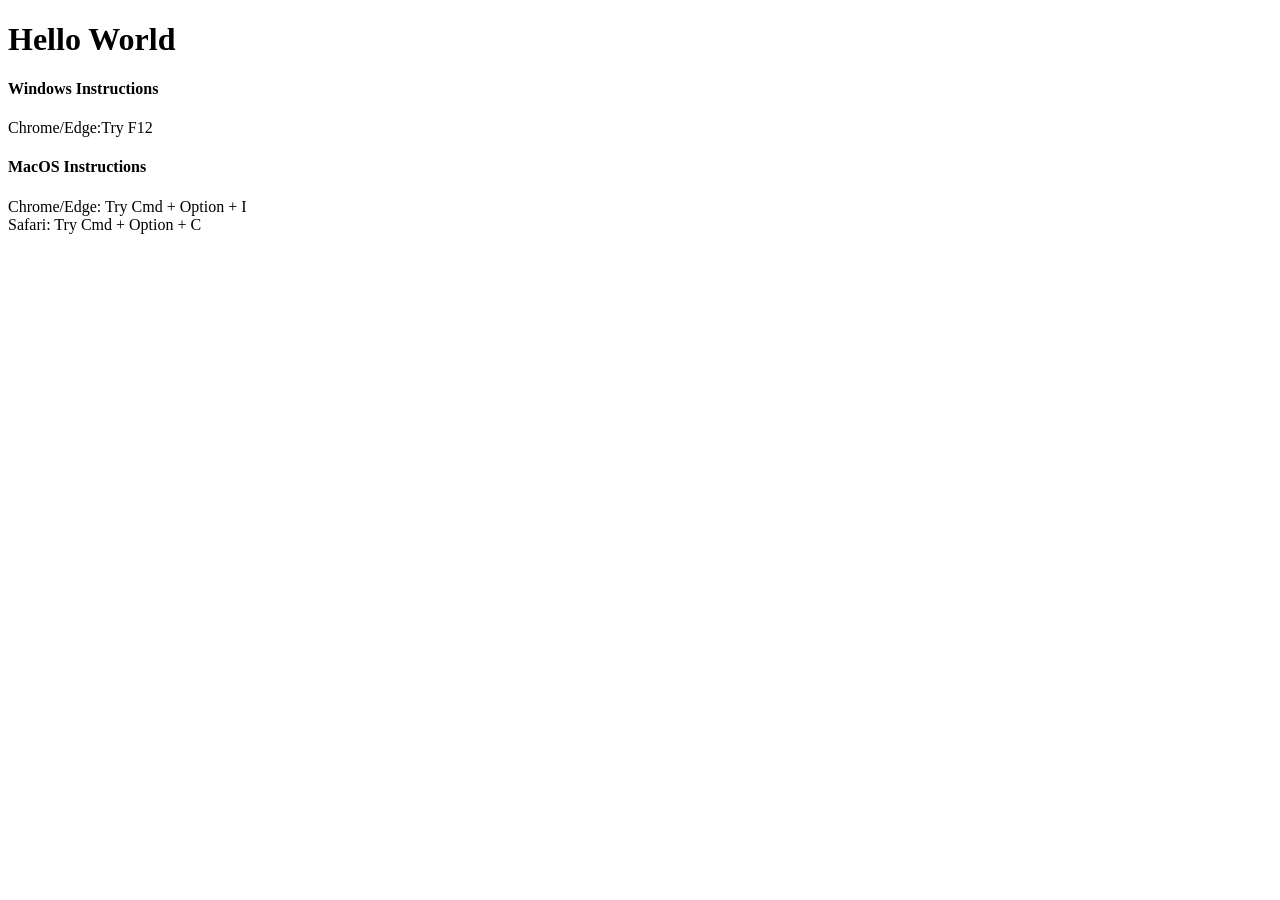
<file: demos/01_Demo_HelloWorld/index.html>
<!DOCTYPE html>
<html lang="en">
<head>
    <meta charset="UTF-8">
    <meta name="viewport" content="width=device-width, initial-scale=1.0">
    <title>Hello World</title>

</head>
<body>

    <div class="page-layout">

        <div class="container">

            <h1>Hello World</h1>
            <h4>Windows Instructions</h4>
            <p>
                Chrome/Edge:Try F12
            </p>
            <h4>MacOS Instructions</h4>
            <p>
                Chrome/Edge: Try Cmd + Option + I <br>
                Safari: Try Cmd + Option + C
            </p>

        </div>

    </div>

    <script>

        function sayHello() {

            var myName =  "Hannah";

            if (myName == "Josh") {

                // Josh Speaks
                console.log("Hello, World! My name is Josh.");

            } else if(myName == "Hannah") {

                // Hannah Speaks
                console.log("Hello, World! My name is Hannah.");

            } else {

                // Assign a default message.
                console.log("Hello, World!");

            }

            // Assign a message that always displays.
            console.log("The End.");

        }


        sayHello();


    </script>

</body>
</html>
</file>
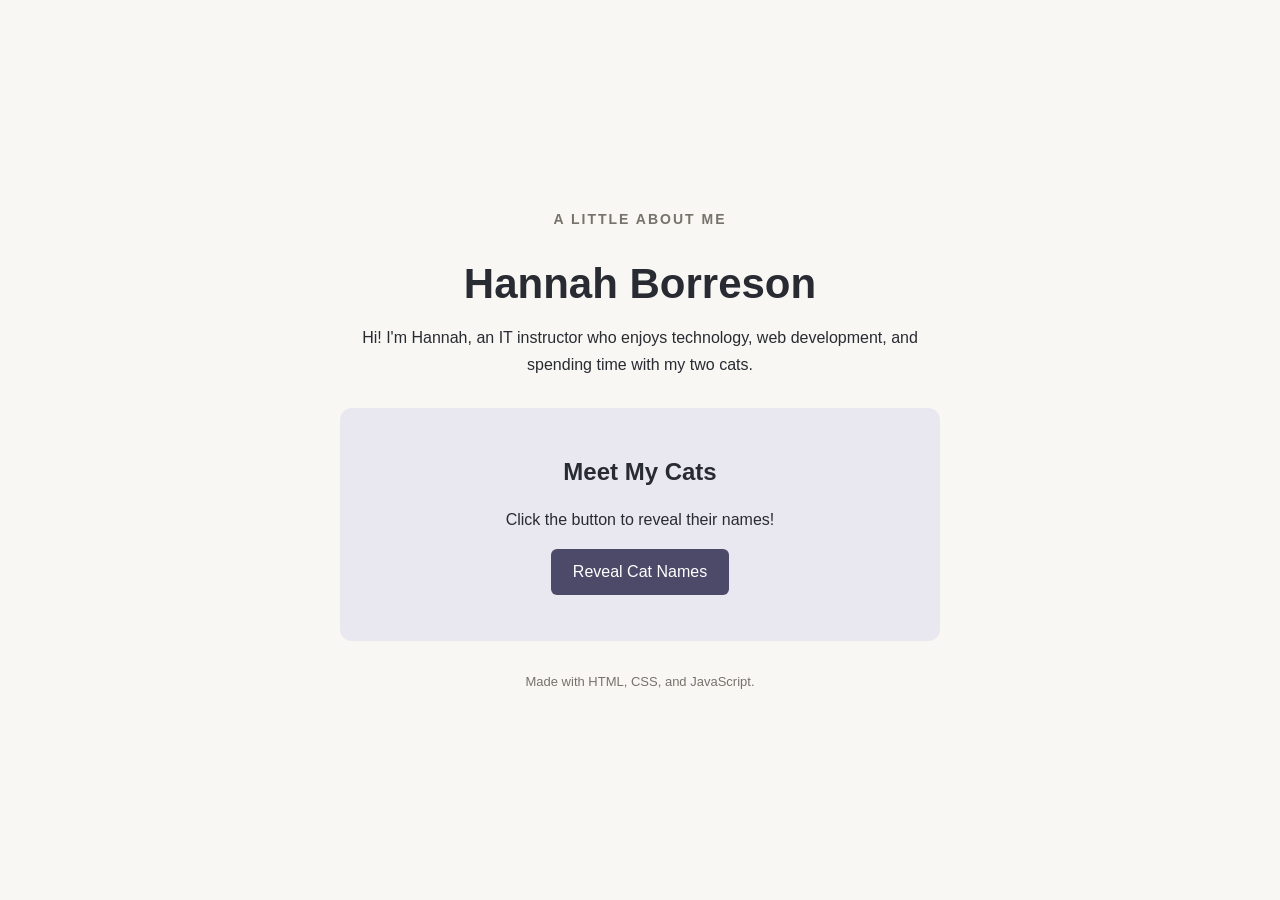
<file: demos/02_JS_OnClick_Example/index.html>
<!DOCTYPE html>
<html lang="en">
<head>
    <meta charset="UTF-8">
    <meta name="viewport" content="width=device-width, initial-scale=1.0">
    <title>Hannah Borreson | Portfolio</title>

    <!-- Connect the CSS file -->
    <link rel="stylesheet" href="./css/styles.css">

    <!-- Connect the JavaScript file -->
    <script src="./js/script.js" defer></script>
</head>
<body>

    <main>
        <p class="eyebrow">A LITTLE ABOUT ME</p>

        <h1>Hannah Borreson</h1>

        <p>
            Hi! I'm Hannah, an IT instructor who enjoys
            technology, web development, and spending time
            with my two cats.
        </p>

        <section>
            <h2>Meet My Cats</h2>

            <p>Click the button to reveal their names!</p>

            <!-- Clicking this button reveals the cat names -->
            <button id="change-button">Reveal Cat Names</button>

            <!-- JavaScript will populate this empty paragraph -->
            <p id="cat-names"></p>
        </section>

        <p class="footer">
            Made with HTML, CSS, and JavaScript.
        </p>
    </main>

</body>
</html>
</file>
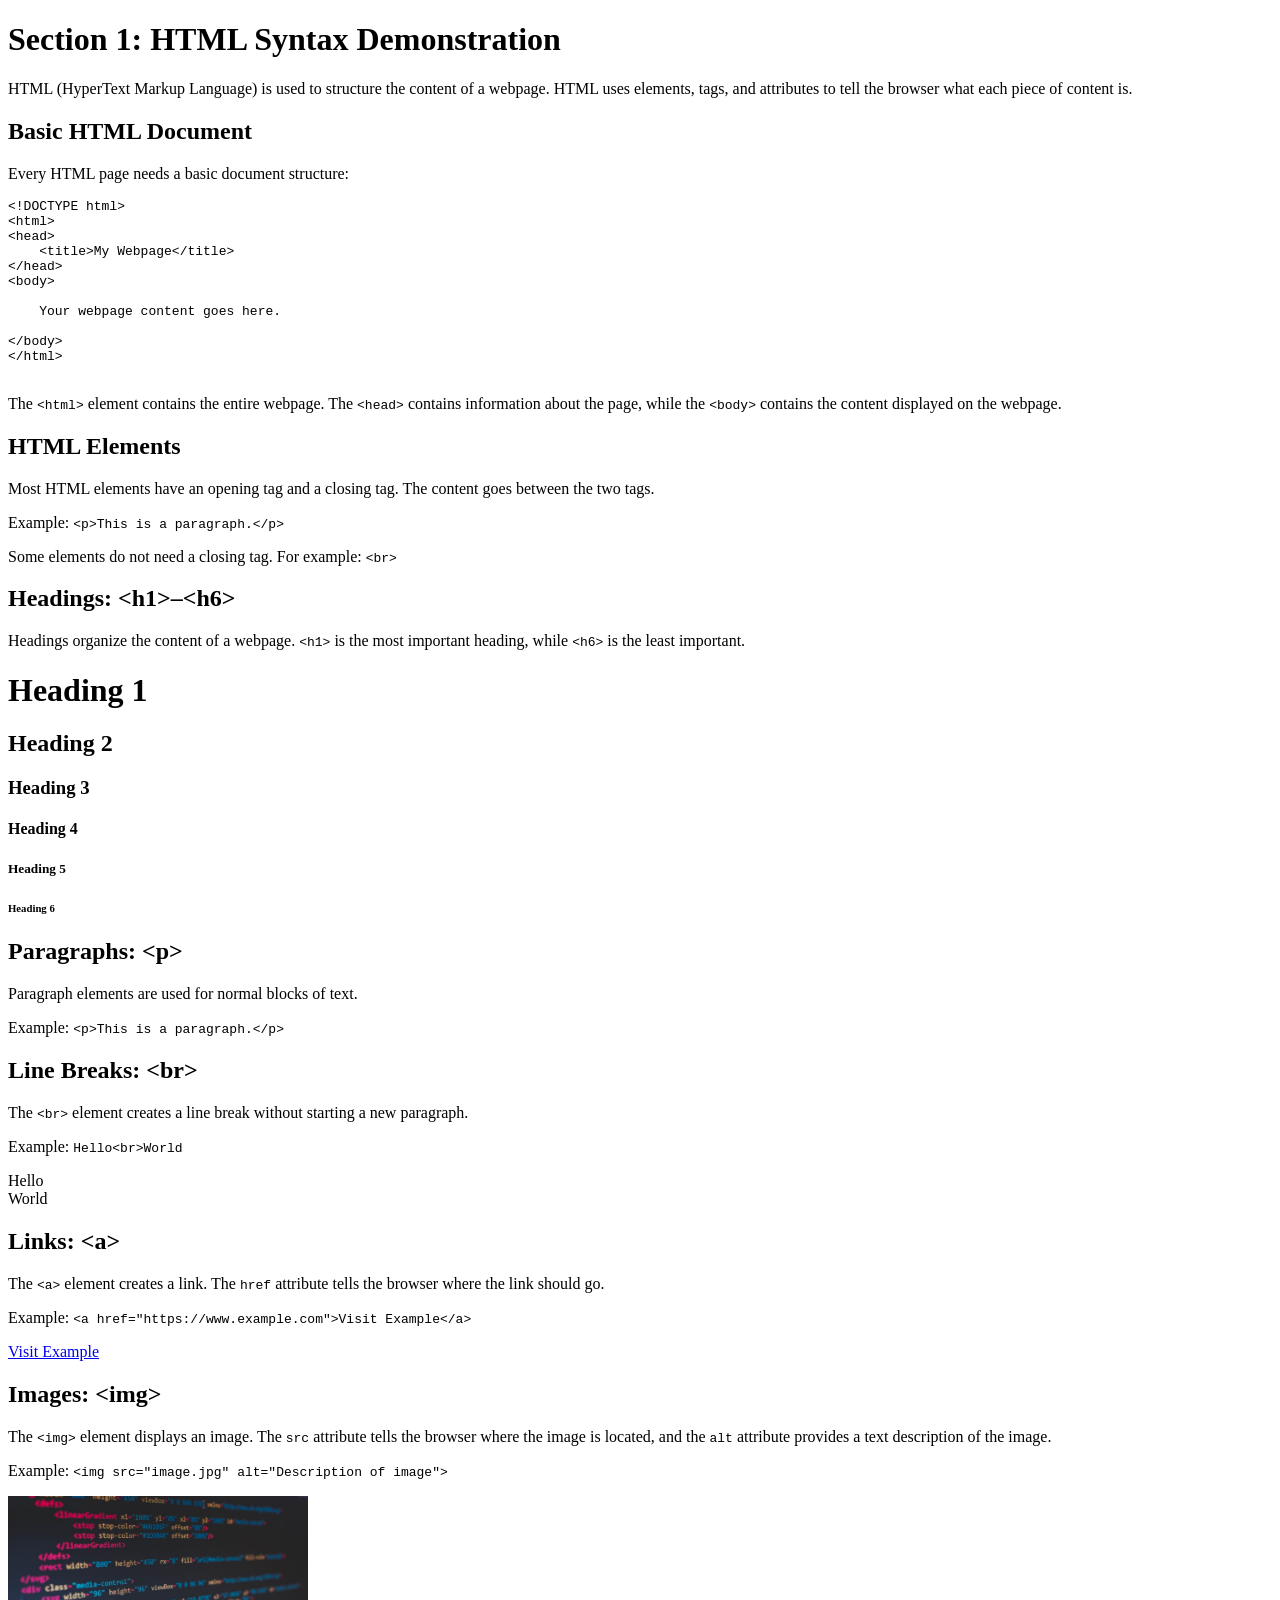
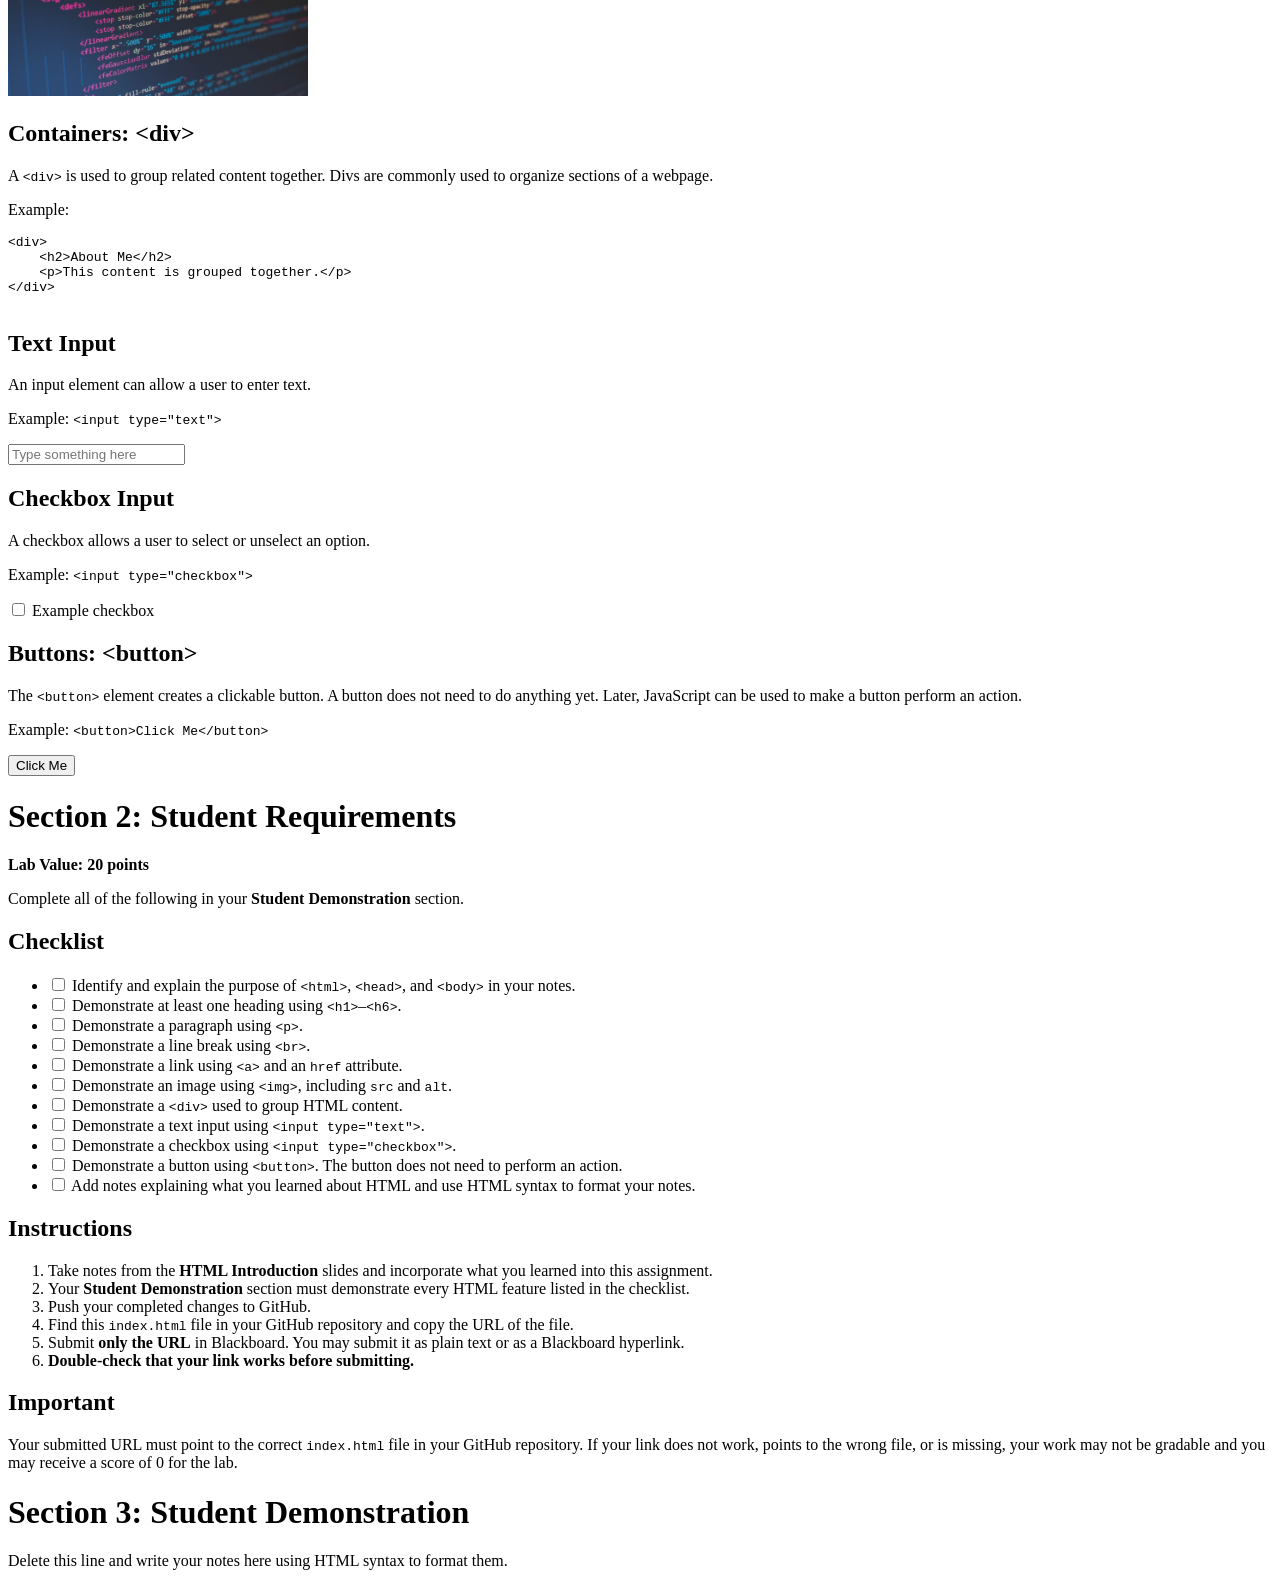
<file: labs/lab04-HTML-introduction/index.html>
<!DOCTYPE html>
<html lang="en">
<head>
    <meta charset="UTF-8">
    <title>HTML Introduction Lab</title>
</head>

<body>

    <!-- =========================================================
         SECTION 1: HTML SYNTAX DEMONSTRATION
         ========================================================= -->

    <div>
        <h1>Section 1: HTML Syntax Demonstration</h1>

        <p>
            HTML (HyperText Markup Language) is used to structure the
            content of a webpage. HTML uses elements, tags, and attributes
            to tell the browser what each piece of content is.
        </p>

        <h2>Basic HTML Document</h2>

        <p>
            Every HTML page needs a basic document structure:
        </p>

        <pre>
&lt;!DOCTYPE html&gt;
&lt;html&gt;
&lt;head&gt;
    &lt;title&gt;My Webpage&lt;/title&gt;
&lt;/head&gt;
&lt;body&gt;

    Your webpage content goes here.

&lt;/body&gt;
&lt;/html&gt;
        </pre>

        <p>
            The <code>&lt;html&gt;</code> element contains the entire webpage.
            The <code>&lt;head&gt;</code> contains information about the page,
            while the <code>&lt;body&gt;</code> contains the content displayed
            on the webpage.
        </p>


        <h2>HTML Elements</h2>

        <p>
            Most HTML elements have an opening tag and a closing tag.
            The content goes between the two tags.
        </p>

        <p>
            Example:
            <code>&lt;p&gt;This is a paragraph.&lt;/p&gt;</code>
        </p>

        <p>
            Some elements do not need a closing tag. For example:
            <code>&lt;br&gt;</code>
        </p>


        <h2>Headings: &lt;h1&gt;–&lt;h6&gt;</h2>

        <p>
            Headings organize the content of a webpage.
            <code>&lt;h1&gt;</code> is the most important heading,
            while <code>&lt;h6&gt;</code> is the least important.
        </p>

        <h1>Heading 1</h1>
        <h2>Heading 2</h2>
        <h3>Heading 3</h3>
        <h4>Heading 4</h4>
        <h5>Heading 5</h5>
        <h6>Heading 6</h6>


        <h2>Paragraphs: &lt;p&gt;</h2>

        <p>
            Paragraph elements are used for normal blocks of text.
        </p>

        <p>
            Example:
            <code>&lt;p&gt;This is a paragraph.&lt;/p&gt;</code>
        </p>


        <h2>Line Breaks: &lt;br&gt;</h2>

        <p>
            The <code>&lt;br&gt;</code> element creates a line break
            without starting a new paragraph.
        </p>

        <p>
            Example:
            <code>Hello&lt;br&gt;World</code>
        </p>

        <p>
            Hello<br>
            World
        </p>


        <h2>Links: &lt;a&gt;</h2>

        <p>
            The <code>&lt;a&gt;</code> element creates a link.
            The <code>href</code> attribute tells the browser where
            the link should go.
        </p>

        <p>
            Example:
            <code>&lt;a href="https://www.example.com"&gt;Visit Example&lt;/a&gt;</code>
        </p>

        <p>
            <a href="https://www.example.com">Visit Example</a>
        </p>


        <h2>Images: &lt;img&gt;</h2>

        <p>
            The <code>&lt;img&gt;</code> element displays an image.
            The <code>src</code> attribute tells the browser where the
            image is located, and the <code>alt</code> attribute provides
            a text description of the image.
        </p>

        <p>
            Example:
            <code>&lt;img src="image.jpg" alt="Description of image"&gt;</code>
        </p>

        <img src="./assets/image.jpg" alt="HTML Webpage" width="300" height="200">


        <h2>Containers: &lt;div&gt;</h2>

        <p>
            A <code>&lt;div&gt;</code> is used to group related content
            together. Divs are commonly used to organize sections of a webpage.
        </p>

        <p>
            Example:
        </p>

        <pre>
&lt;div&gt;
    &lt;h2&gt;About Me&lt;/h2&gt;
    &lt;p&gt;This content is grouped together.&lt;/p&gt;
&lt;/div&gt;
        </pre>


        <h2>Text Input</h2>

        <p>
            An input element can allow a user to enter text.
        </p>

        <p>
            Example:
            <code>&lt;input type="text"&gt;</code>
        </p>

        <p>
            <input type="text" placeholder="Type something here">
        </p>


        <h2>Checkbox Input</h2>

        <p>
            A checkbox allows a user to select or unselect an option.
        </p>

        <p>
            Example:
            <code>&lt;input type="checkbox"&gt;</code>
        </p>

        <p>
            <input type="checkbox"> Example checkbox
        </p>


        <h2>Buttons: &lt;button&gt;</h2>

        <p>
            The <code>&lt;button&gt;</code> element creates a clickable
            button. A button does not need to do anything yet. Later,
            JavaScript can be used to make a button perform an action.
        </p>

        <p>
            Example:
            <code>&lt;button&gt;Click Me&lt;/button&gt;</code>
        </p>

        <p>
            <button>Click Me</button>
        </p>

    </div>


    <!-- =========================================================
         SECTION 2: STUDENT REQUIREMENTS
         ========================================================= -->

    <div>

        <h1>Section 2: Student Requirements</h1>

        <p>
            <strong>Lab Value: 20 points</strong>
        </p>

        <p>
            Complete all of the following in your
            <strong>Student Demonstration</strong> section.
        </p>


        <h2>Checklist</h2>

        <ul>

            <li>
                <input type="checkbox">
                Identify and explain the purpose of
                <code>&lt;html&gt;</code>, <code>&lt;head&gt;</code>,
                and <code>&lt;body&gt;</code> in your notes.
            </li>

            <li>
                <input type="checkbox">
                Demonstrate at least one heading using
                <code>&lt;h1&gt;</code>–<code>&lt;h6&gt;</code>.
            </li>

            <li>
                <input type="checkbox">
                Demonstrate a paragraph using <code>&lt;p&gt;</code>.
            </li>

            <li>
                <input type="checkbox">
                Demonstrate a line break using <code>&lt;br&gt;</code>.
            </li>

            <li>
                <input type="checkbox">
                Demonstrate a link using <code>&lt;a&gt;</code> and
                an <code>href</code> attribute.
            </li>

            <li>
                <input type="checkbox">
                Demonstrate an image using <code>&lt;img&gt;</code>,
                including <code>src</code> and <code>alt</code>.
            </li>

            <li>
                <input type="checkbox">
                Demonstrate a <code>&lt;div&gt;</code> used to group
                HTML content.
            </li>

            <li>
                <input type="checkbox">
                Demonstrate a text input using
                <code>&lt;input type="text"&gt;</code>.
            </li>

            <li>
                <input type="checkbox">
                Demonstrate a checkbox using
                <code>&lt;input type="checkbox"&gt;</code>.
            </li>

            <li>
                <input type="checkbox">
                Demonstrate a button using <code>&lt;button&gt;</code>.
                The button does not need to perform an action.
            </li>

            <li>
                <input type="checkbox">
                Add notes explaining what you learned about HTML and
                use HTML syntax to format your notes.
            </li>

        </ul>


        <h2>Instructions</h2>

        <ol>

            <li>
                Take notes from the <strong>HTML Introduction</strong>
                slides and incorporate what you learned into this assignment.
            </li>

            <li>
                Your <strong>Student Demonstration</strong> section must
                demonstrate every HTML feature listed in the checklist.
            </li>

            <li>
                Push your completed changes to GitHub.
            </li>

            <li>
                Find this <code>index.html</code> file in your GitHub
                repository and copy the URL of the file.
            </li>

            <li>
                Submit <strong>only the URL</strong> in Blackboard.
                You may submit it as plain text or as a Blackboard hyperlink.
            </li>

            <li>
                <strong>Double-check that your link works before submitting.</strong>
            </li>

        </ol>


        <h2>Important</h2>

        <p>
            Your submitted URL must point to the correct
            <code>index.html</code> file in your GitHub repository.
            If your link does not work, points to the wrong file, or is
            missing, your work may not be gradable and you may receive
            a score of 0 for the lab.
        </p>

    </div>


    <!-- =========================================================
         SECTION 3: STUDENT DEMONSTRATION
         ========================================================= -->

    <div>

        <h1>Section 3: Student Demonstration</h1>

        <p>
            Delete this line and write your notes here using HTML syntax to format them.
        </p>

    </div>

</body>
</html>
</file>
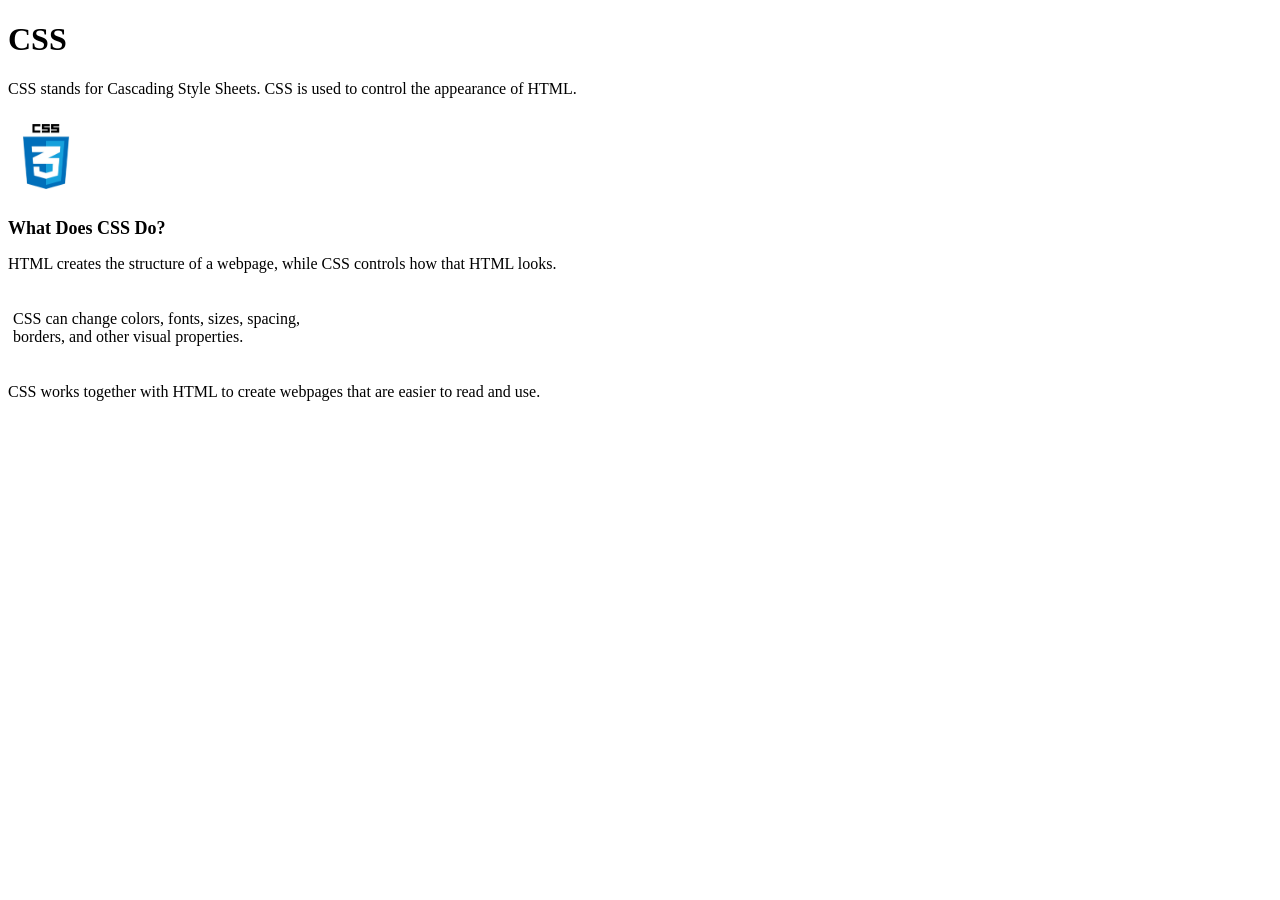
<file: labs/lab05-CSS-introduction/index.html>
<!DOCTYPE html>
<html lang="en">
<head>
    <meta charset="UTF-8">
    <meta name="viewport" content="width=device-width, initial-scale=1.0">
    <title>Introduction to CSS</title>

    <!-- EXTERNAL CSS: This HTML file is connected to the style.css file. -->
    <link rel="stylesheet" href="./styling/style.css">

    <!-- INTERNAL CSS: This style is written directly inside this HTML file. -->
    <style>
        body {
            background-color: white;
        }
    </style>
</head>
<body>

    <h1>CSS</h1>

    <p>CSS stands for Cascading Style Sheets. CSS is used to control the appearance of HTML.</p>

    <img id="cssLogo" src="./assets/CSS3_logo.jpg" alt="CSS Logo">

    <h2>What Does CSS Do?</h2>

    <p>HTML creates the structure of a webpage, while CSS controls how that HTML looks.</p>

    <div class="info-box">
        <p>CSS can change colors, fonts, sizes, spacing, borders, and other visual properties.</p>
    </div>

    <!-- INLINE CSS: This style is written directly inside this HTML element. -->
    <p style="font-weight: normal;">CSS works together with HTML to create webpages that are easier to read and use.</p>

</body>
</html>
</file>
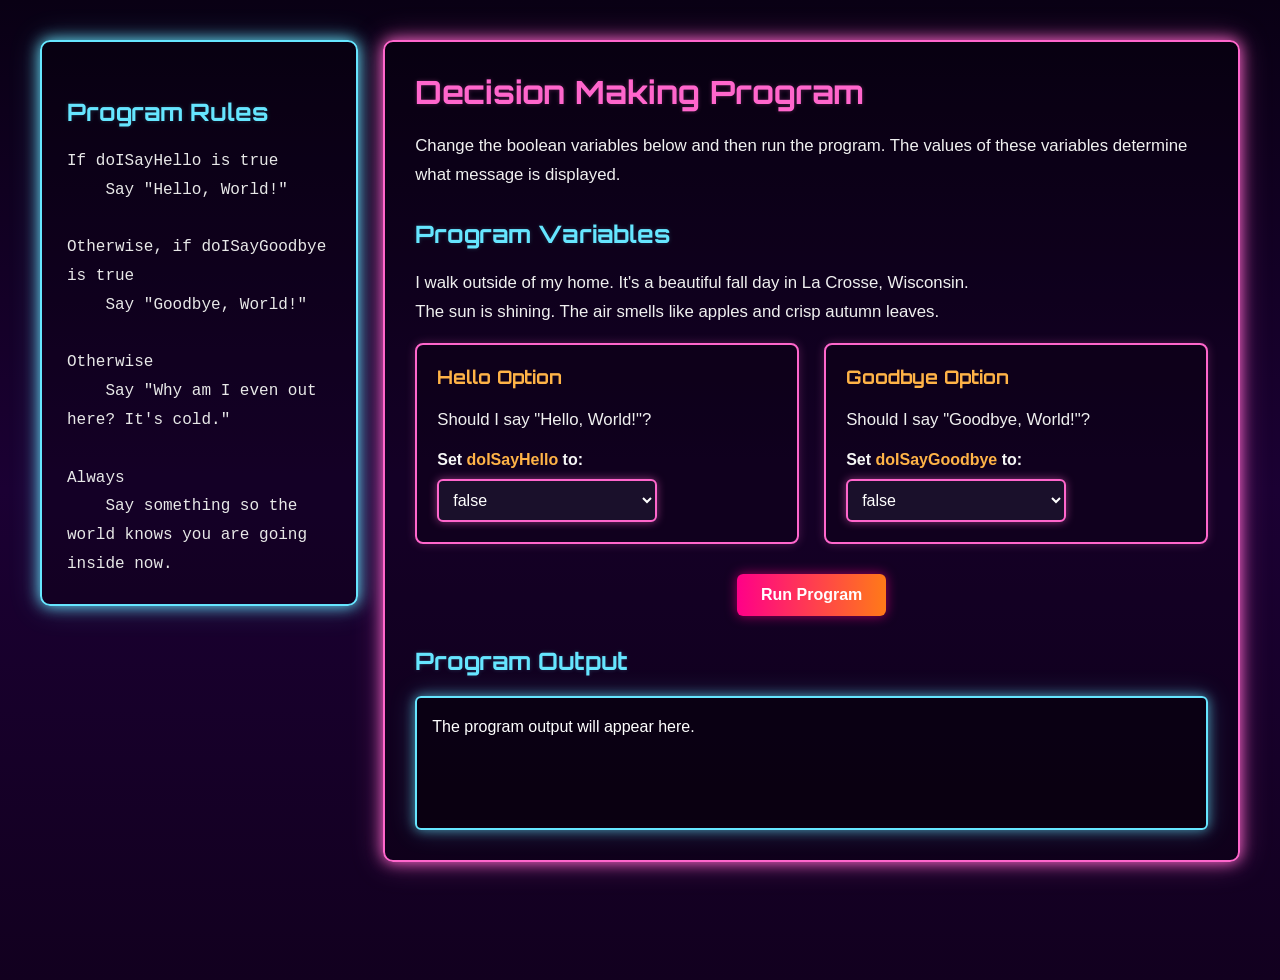
<file: labs/lab06-programming-introduction/index.html>
<!DOCTYPE html>
<html lang="en">
<head>
    <meta charset="UTF-8">
    <meta name="viewport" content="width=device-width, initial-scale=1.0">
    <title>Decision Making Program</title>

    <link rel="stylesheet" type="text/css" href="css/style.css">
</head>
<body>

    <div class="page-layout">

        <aside class="sidebar">

            <h2>Program Rules</h2>

            <div class="rules">

                If doISayHello is true<br>
                &nbsp;&nbsp;&nbsp;&nbsp;Say "Hello, World!"<br><br>

                Otherwise, if doISayGoodbye is true<br>
                &nbsp;&nbsp;&nbsp;&nbsp;Say "Goodbye, World!"<br><br>

                Otherwise<br>
                &nbsp;&nbsp;&nbsp;&nbsp;Say "Why am I even out here? It's cold."<br><br>

                Always<br>
                &nbsp;&nbsp;&nbsp;&nbsp;Say something so the world knows you are going inside now.

            </div>

        </aside>

        <div class="container">

            <h1>Decision Making Program</h1>

            <p>
                Change the boolean variables below and then run the program.
                The values of these variables determine what message is displayed.
            </p>

            <h2>Program Variables</h2>

            <p>
                I walk outside of my home. It's a beautiful fall day in La Crosse, Wisconsin.
                <br>
                The sun is shining. The air smells like apples and crisp autumn leaves.
            </p>

            <div class="variable-container">

                <div class="variable-card">

                    <h3>Hello Option</h3>

                    <p>
                        Should I say "Hello, World!"?
                    </p>

                    <label for="helloInput">
                        Set <strong>doISayHello</strong> to:&nbsp;
                    </label>

                    <select id="helloInput">
                        <option value="true">true</option>
                        <option value="false" selected>false</option>
                    </select>

                </div>

                <div class="variable-card">

                    <h3>Goodbye Option</h3>

                    <p>
                        Should I say "Goodbye, World!"?
                    </p>

                    <label for="goodbyeInput">
                        Set <strong>doISayGoodbye</strong> to:&nbsp;
                    </label>

                    <select id="goodbyeInput">
                        <option value="true">true</option>
                        <option value="false" selected>false</option>
                    </select>

                </div>

            </div>

            <button onclick="runProgram()">Run Program</button>

            <h2>Program Output</h2>

            <div id="output">
                The program output will appear here.
            </div>

        </div>

    </div>

    <script>

        let doISayHello = false;
        let doISayGoodbye = false;

        function updateVariables() {

            doISayHello =
                document.getElementById("helloInput").value == "true";

            doISayGoodbye =
                document.getElementById("goodbyeInput").value == "true";

        }

        function displayMessages(message, finalMessage) {

            document.getElementById("output").innerHTML =
                message + "<br>" + "..." + "<br>" + "..." + "<br>" + finalMessage;

        }

        function sayHello() {

            /***********************************************************************
            * DIRECTIONS
            *
            * Run the program using every possible combination of true and false
            * values for the variables below.
            *
            * Record your observations for each test in the Student Observation
            * Area.
            ***********************************************************************/

            /*
                STUDENT OBSERVATION AREA
            
                Test #1
                doISayHello = true
                doISayGoodbye = true
             
                Observation:
            
                ***********************************************************************
                
                Test #2
                doISayHello = false
                doISayGoodbye = false
             
                Observation:
            
                ***********************************************************************

                Test #3
                doISayHello = true
                doISayGoodbye = false
             
                Observation:

                ***********************************************************************    

                Test #4
                doISayHello = false
                doISayGoodbye = true
             
                Observation:
                
            */
    

            let message;
            let finalMessage;

            if(doISayHello == true) {

                // Assign a greeting message.
                message = "Hello, World!";

            } else if(doISayGoodbye == true) {

                // Assign a goodbye message.
                message = "Goodbye, World!";

            } else {

                // Assign a default message.
                message = "Why am I even out here? It's cold.";

            }

            // Assign a message that always displays.
            finalMessage = "I am tired of being outside. I am going inside now.";

            displayMessages(message, finalMessage);

        }

        function runProgram() {

            updateVariables();
            sayHello();

        }

    </script>

</body>
</html>
</file>
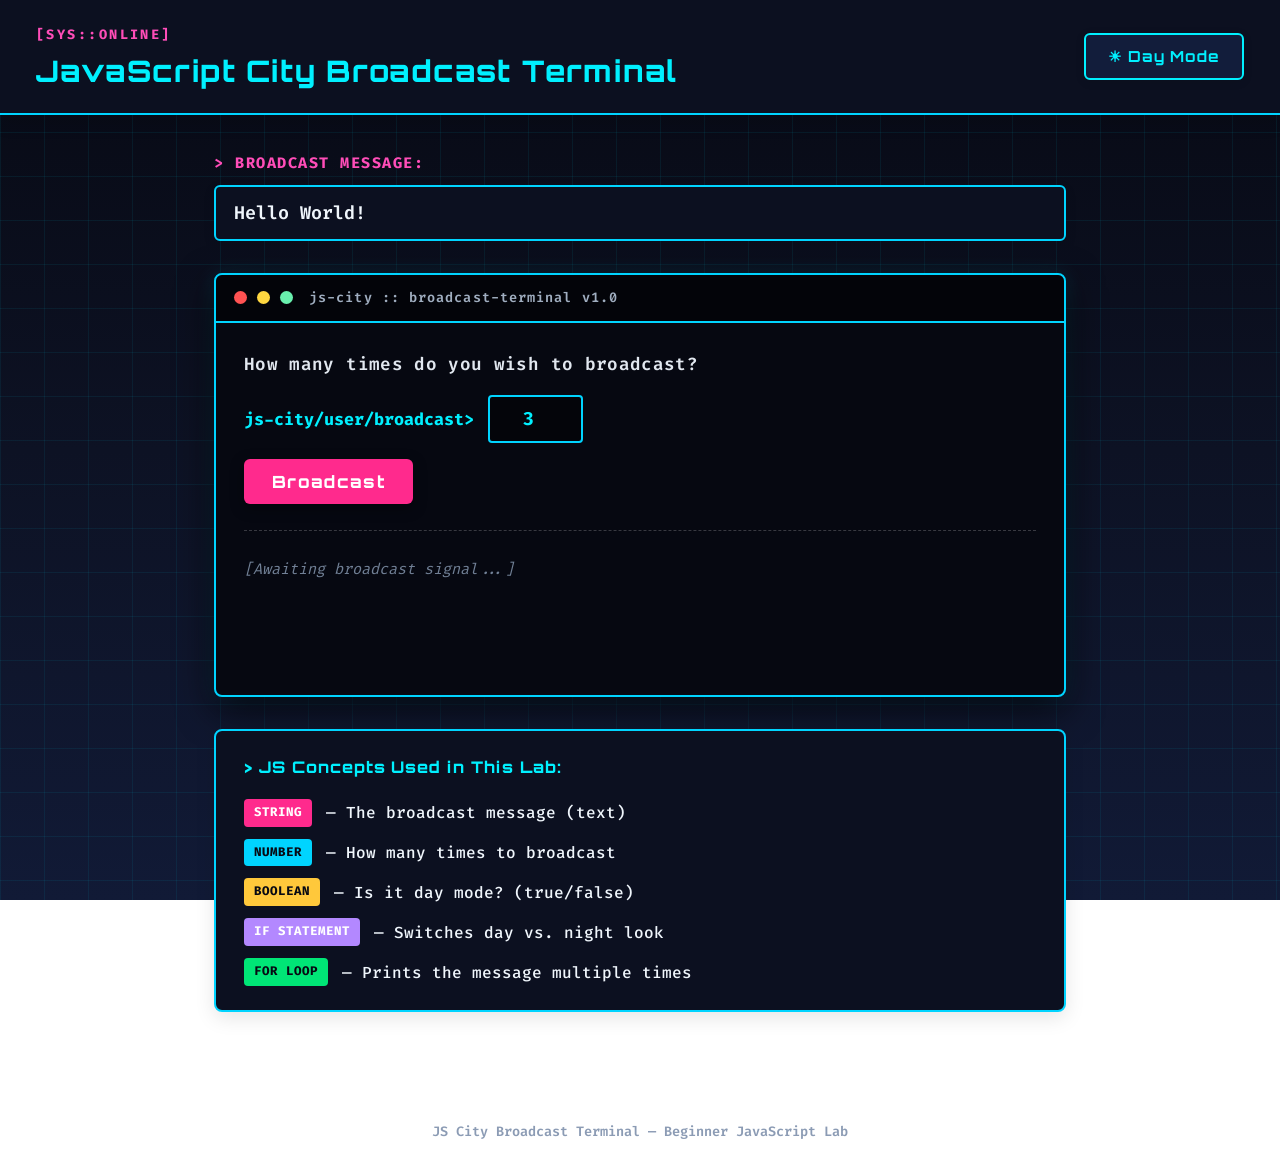
<file: labs/lab07-javascript-introduction/index.html>
<!DOCTYPE html>
<html lang="en">
<head>
  <meta charset="UTF-8" />
  <meta name="viewport" content="width=device-width, initial-scale=1.0" />
  <title>JavaScript City Broadcast Terminal</title>
  <link rel="stylesheet" href="css/style.css" />
</head>
<body id="page-body">

  <!-- ===== PAGE HEADER ===== -->
  <header class="site-header">
    <div class="header-left">
      <span class="header-tag">[SYS::ONLINE]</span>
      <h1 class="site-title">JavaScript City Broadcast Terminal</h1>
    </div>
    <div class="header-right">
      <!-- Day/Night Toggle Button -->
      <button id="toggle-btn" onclick="toggleDayNight()">☀ Day Mode</button>
    </div>
  </header>

  <!-- ===== MAIN CONTENT ===== -->
  <main class="main-content">

    <!-- Message Input Section -->
    <section class="input-section">
      <label for="message-input" class="input-label">
        &gt; BROADCAST MESSAGE:
      </label>
      <input
        type="text"
        id="message-input"
        class="message-input"
        value="Hello World!"
        placeholder="Type your message here..."
      />
    </section>

    <!-- Terminal Window -->
    <section class="terminal-wrapper">
      <div class="terminal-titlebar">
        <span class="dot dot-red"></span>
        <span class="dot dot-yellow"></span>
        <span class="dot dot-green"></span>
        <span class="terminal-label">js-city :: broadcast-terminal v1.0</span>
      </div>

      <div class="terminal-body">

        <!-- Terminal Prompt Area -->
        <div class="terminal-prompt-area">
          <p class="terminal-question">How many times do you wish to broadcast?</p>
          <div class="terminal-input-row">
            <label for="count-input" class="prompt-label">js-city/user/broadcast&gt;</label>
            <input
              type="number"
              id="count-input"
              class="count-input"
              min="1"
              max="50"
              value="3"
            />
          </div>
          <button id="broadcast-btn" onclick="runBroadcast()"> Broadcast</button>
        </div>

        <!-- Terminal Output -->
        <div class="terminal-divider"></div>
        <div id="terminal-output" class="terminal-output">
          <p class="output-idle">[Awaiting broadcast signal...]</p>
        </div>

      </div>
    </section>

    <!-- Beginner Concept Labels -->
    <section class="concept-legend">
      <h2 class="legend-title">&gt; JS Concepts Used in This Lab:</h2>
      <ul class="legend-list">
        <li><span class="tag tag-string">STRING</span> — The broadcast message (text)</li>
        <li><span class="tag tag-number">NUMBER</span> — How many times to broadcast</li>
        <li><span class="tag tag-boolean">BOOLEAN</span> — Is it day mode? (true/false)</li>
        <li><span class="tag tag-if">IF STATEMENT</span> — Switches day vs. night look</li>
        <li><span class="tag tag-loop">FOR LOOP</span> — Prints the message multiple times</li>
      </ul>
    </section>

  </main>

  <footer class="site-footer">
    <p>JS City Broadcast Terminal &mdash; Beginner JavaScript Lab</p>
  </footer>

  <!--
  =============================================================
  1. CRITICAL CONNECTION FAILURE

  The website's JavaScript file is not being loaded.

  Symptoms:
  - The Day/Night button does not work.
  - The Broadcast button does not work.
  - No JavaScript functions will run.

  Your mission:
  Reconnect index.html to the JavaScript file by adding
  the missing script reference near the bottom of the page.
  =============================================================
  -->
</body>
</html>
</file>
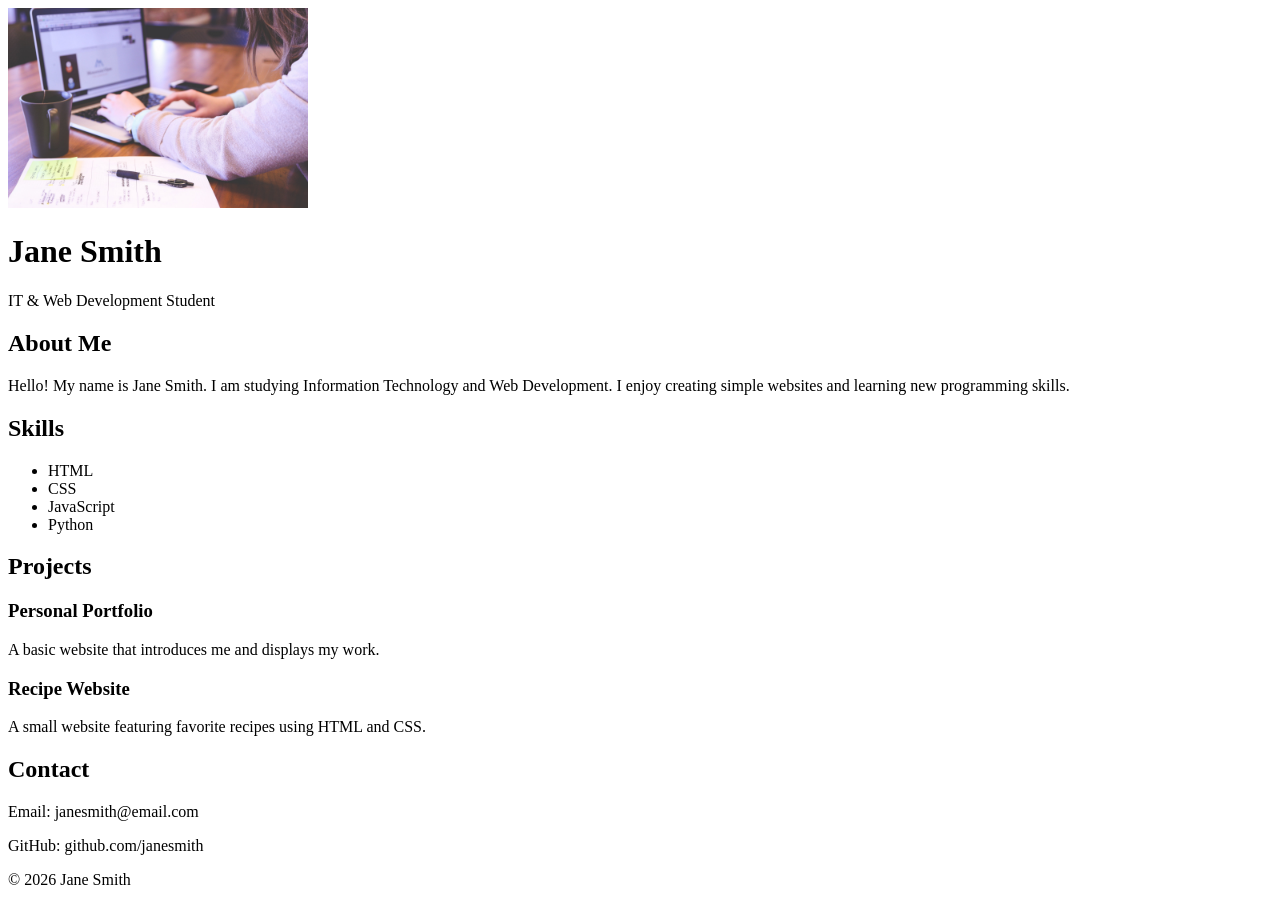
<file: demos/00_Demo_HTML_CSS_Portfolio/00-NoStyle/index.html>
<!DOCTYPE html>
<html lang="en">
<head>
    <meta charset="UTF-8">
    <meta name="viewport" content="width=device-width, initial-scale=1.0">
    <title>Jane Smith | Portfolio</title>
</head>
<body>

    <header>
        <!--- This is a comment. -->
        <!--- Add inline styling. Example: style="color: blue; font-size: 36px; text-align: center;" -->
        <img src="JaneSmith.jpg" width="300" alt="Jane Smith" class="profile">
        <h1>Jane Smith</h1>
        <p>IT & Web Development Student</p>
    </header>

    <main>

        <section>
            <h2>About Me</h2>
            <p>
                Hello! My name is Jane Smith. I am studying Information Technology
                and Web Development. I enjoy creating simple websites and learning
                new programming skills.
            </p>
        </section>

        <section>
            <h2>Skills</h2>
            <!--- How can we add an item to this list? -->
            <ul>
                <li>HTML</li>
                <li>CSS</li>
                <li>JavaScript</li>
                <li>Python</li>
            </ul>
        </section>

        <section>
            <h2>Projects</h2>

            <h3>Personal Portfolio</h3>
            <p>A basic website that introduces me and displays my work.</p>

            <h3>Recipe Website</h3>
            <p>A small website featuring favorite recipes using HTML and CSS.</p>
        </section>

        <section>
            <h2>Contact</h2>
            <!--- Can we improve the next two lines using only HTML? -->
            <p>Email: janesmith@email.com</p>
            <p>GitHub: github.com/janesmith</p>
        </section>

    </main>

    <footer>
        <p>&copy; 2026 Jane Smith</p>
    </footer>

</body>
</html>
</file>
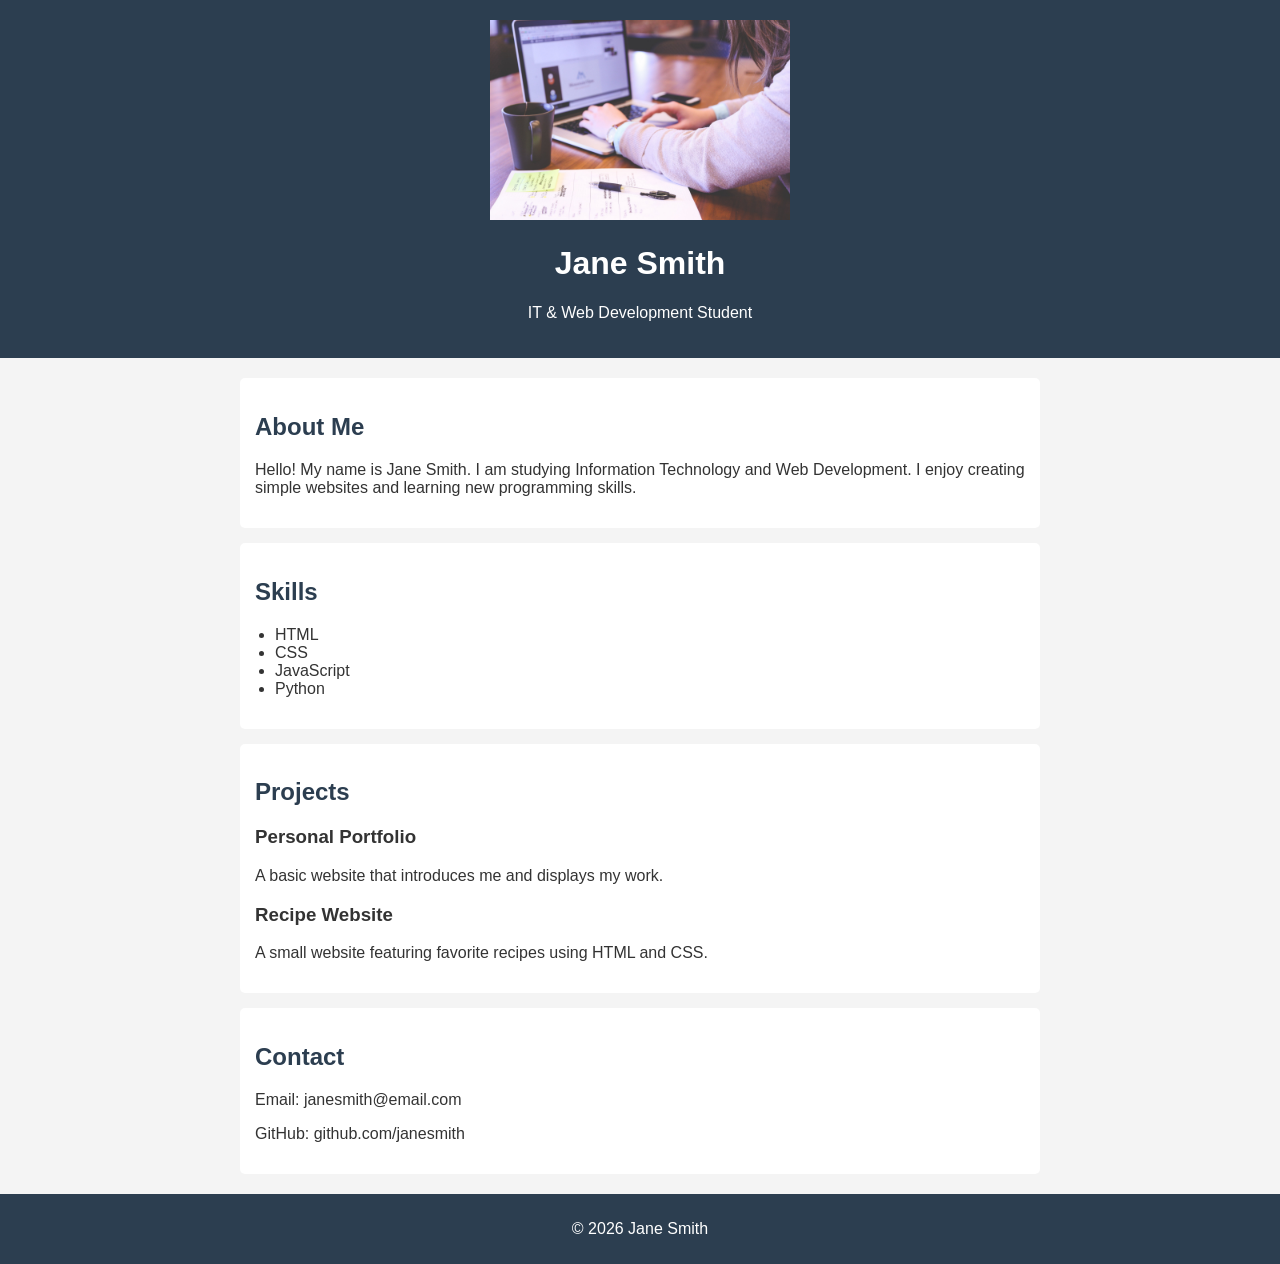
<file: demos/00_Demo_HTML_CSS_Portfolio/01-SimpleStyle/index.html>
<!DOCTYPE html>
<html lang="en">
<head>
    <meta charset="UTF-8">
    <meta name="viewport" content="width=device-width, initial-scale=1.0">
    <title>Jane Smith | Portfolio</title>
    <link rel="stylesheet" href="style.css">
</head>
<body>

    <header>
        <img src="JaneSmith.jpg" width="300" alt="Jane Smith" class="profile">
        <h1>Jane Smith</h1>
        <p>IT & Web Development Student</p>
    </header>

    <main>

        <section>
            <h2>About Me</h2>
            <p>
                Hello! My name is Jane Smith. I am studying Information Technology
                and Web Development. I enjoy creating simple websites and learning
                new programming skills.
            </p>
        </section>

        <section>
            <h2>Skills</h2>
            <ul>
                <li>HTML</li>
                <li>CSS</li>
                <li>JavaScript</li>
                <li>Python</li>
            </ul>
        </section>

        <section>
            <h2>Projects</h2>

            <h3>Personal Portfolio</h3>
            <p>A basic website that introduces me and displays my work.</p>

            <h3>Recipe Website</h3>
            <p>A small website featuring favorite recipes using HTML and CSS.</p>
        </section>

        <section>
            <h2>Contact</h2>
            <p>Email: janesmith@email.com</p>
            <p>GitHub: github.com/janesmith</p>
        </section>

    </main>

    <footer>
        <p>&copy; 2026 Jane Smith</p>
    </footer>

</body>
</html>
</file>
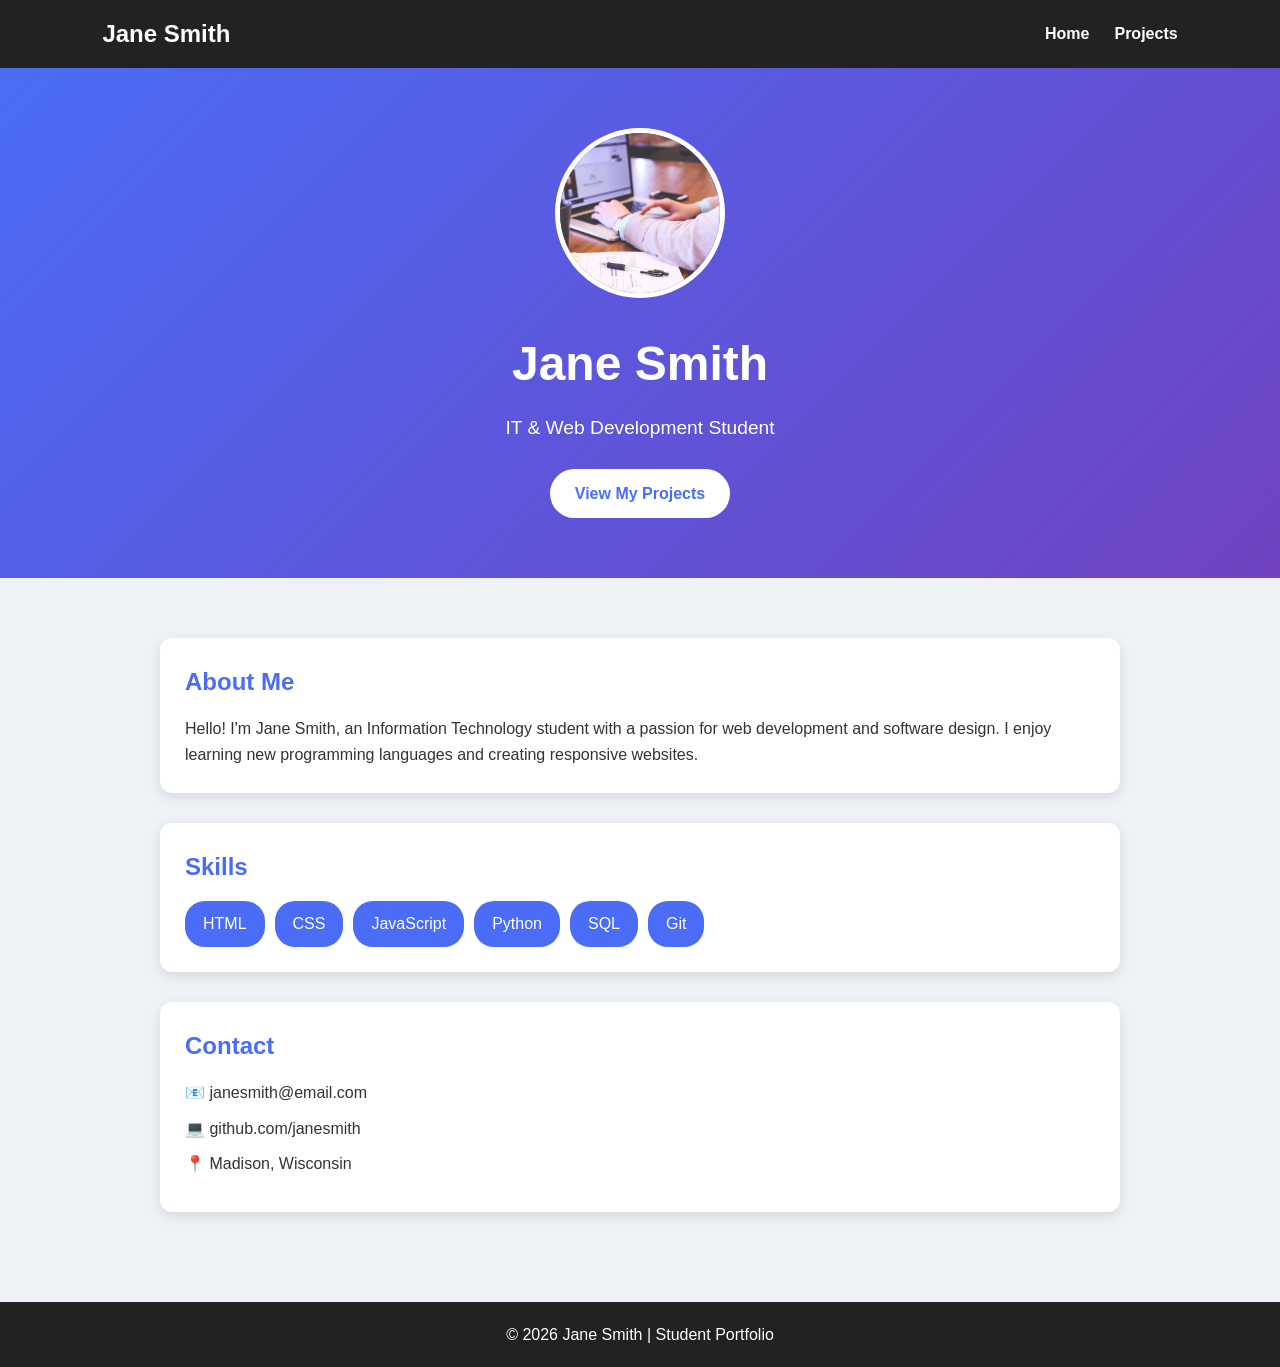
<file: demos/00_Demo_HTML_CSS_Portfolio/02-MultiPage/index.html>
<!DOCTYPE html>
<html lang="en">
<head>
    <meta charset="UTF-8">
    <meta name="viewport" content="width=device-width, initial-scale=1.0">
    <title>Jane Smith | Portfolio</title>
    <link rel="stylesheet" href="css/style.css">
</head>
<body>

<nav>
    <h2>Jane Smith</h2>
    <ul>
        <li><a href="index.html">Home</a></li>
        <li><a href="projects.html">Projects</a></li>
    </ul>
</nav>

<header class="hero">
    <div class="hero-content">

        <img src="assets/JaneSmith.jpg"
             alt="Jane Smith"
             class="profile">

        <h1>Jane Smith</h1>
        <p>IT & Web Development Student</p>

        <a href="projects.html" class="button">
            View My Projects
        </a>

    </div>
</header>

<main>

<section class="card">
    <h2>About Me</h2>

    <p>
        Hello! I'm Jane Smith, an Information Technology student with
        a passion for web development and software design.
        I enjoy learning new programming languages and creating
        responsive websites.
    </p>

</section>

<section class="card">

    <h2>Skills</h2>

    <div class="skills">
        <span>HTML</span>
        <span>CSS</span>
        <span>JavaScript</span>
        <span>Python</span>
        <span>SQL</span>
        <span>Git</span>
    </div>

</section>

<section class="card contact">

    <h2>Contact</h2>

    <p>📧 janesmith@email.com</p>
    <p>💻 github.com/janesmith</p>
    <p>📍 Madison, Wisconsin</p>

</section>

</main>

<footer>
    <p>© 2026 Jane Smith | Student Portfolio</p>
</footer>

</body>
</html>
</file>
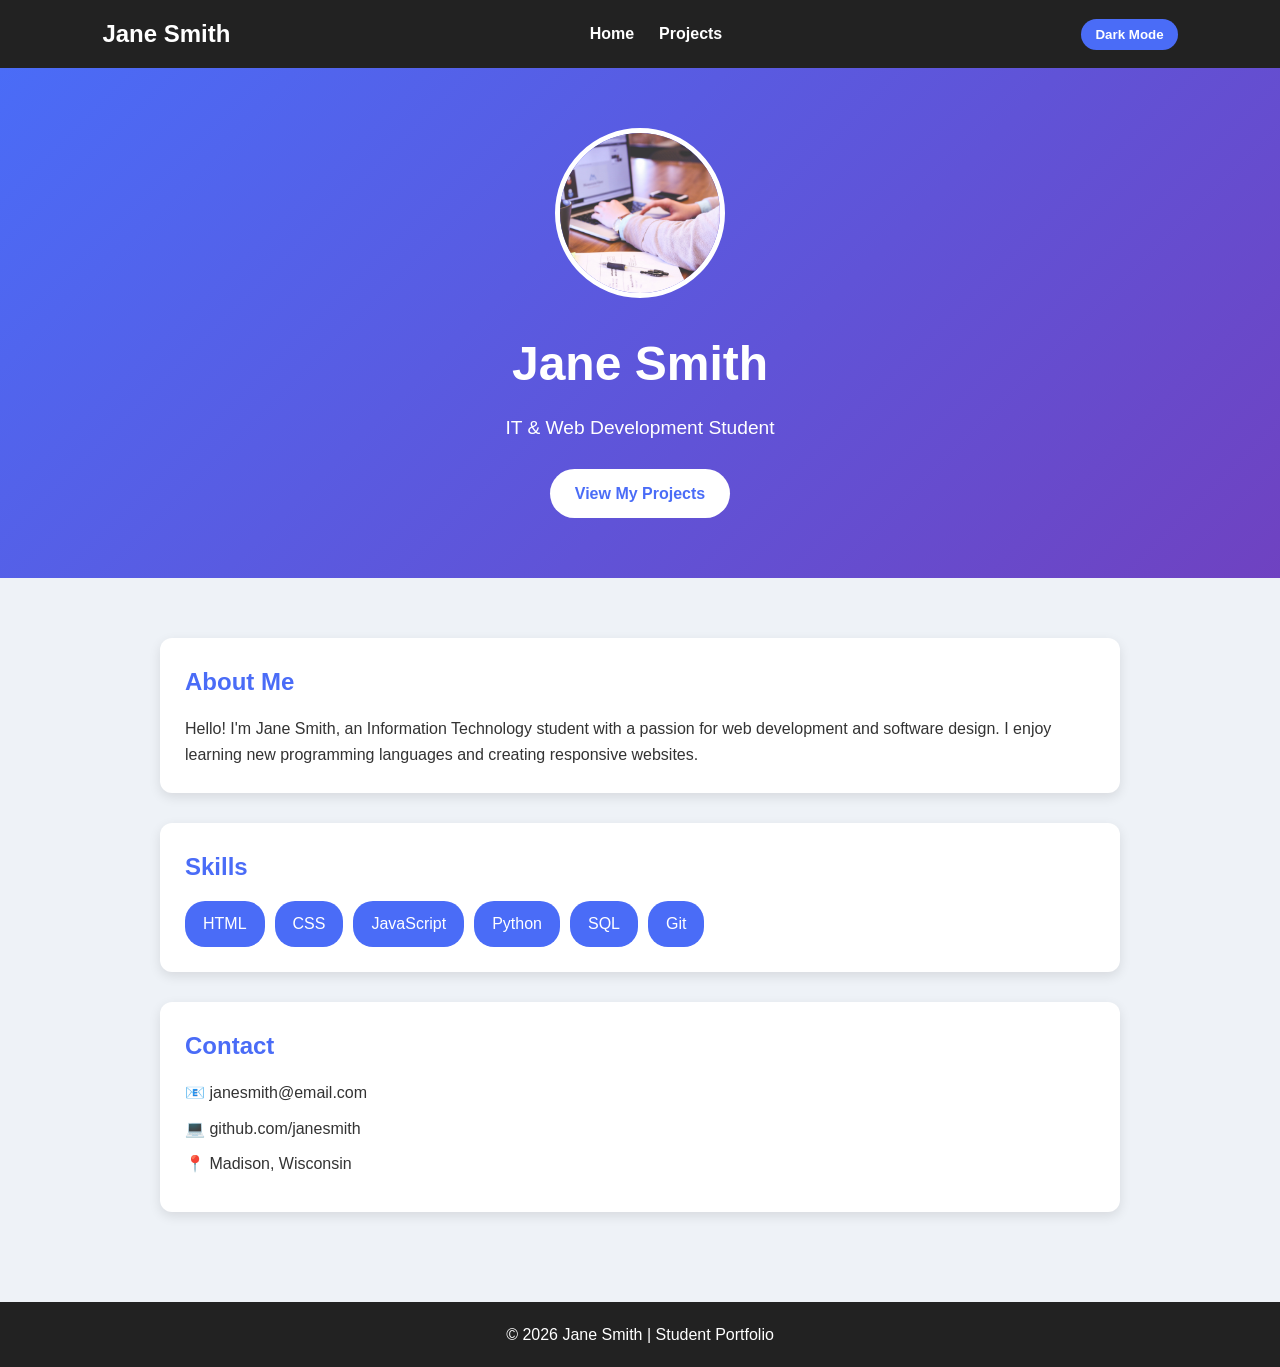
<file: demos/00_Demo_HTML_CSS_Portfolio/03-MultiPage-JS/index.html>
<!DOCTYPE html>
<html lang="en">
<head>
    <meta charset="UTF-8">
    <meta name="viewport" content="width=device-width, initial-scale=1.0">
    <title>Jane Smith | Portfolio</title>
    <link rel="stylesheet" href="css/style.css">
    <script src="js/script.js" defer></script>
</head>
<body>

<nav>
    <h2>Jane Smith</h2>
    <ul>
        <li><a href="index.html">Home</a></li>
        <li><a href="projects.html">Projects</a></li>
    </ul>

    <button id="theme-toggle" class="theme-button">Dark Mode</button>
</nav>

<header class="hero">
    <div class="hero-content">

        <img src="assets/JaneSmith.jpg"
             alt="Jane Smith"
             class="profile">

        <h1>Jane Smith</h1>
        <p>IT & Web Development Student</p>

        <a href="projects.html" class="button">
            View My Projects
        </a>

    </div>
</header>

<main>

<section class="card">
    <h2>About Me</h2>

    <p>
        Hello! I'm Jane Smith, an Information Technology student with
        a passion for web development and software design.
        I enjoy learning new programming languages and creating
        responsive websites.
    </p>

</section>

<section class="card">

    <h2>Skills</h2>

    <div class="skills">
        <span>HTML</span>
        <span>CSS</span>
        <span>JavaScript</span>
        <span>Python</span>
        <span>SQL</span>
        <span>Git</span>
    </div>

</section>

<section class="card contact">

    <h2>Contact</h2>

    <p>📧 janesmith@email.com</p>
    <p>💻 github.com/janesmith</p>
    <p>📍 Madison, Wisconsin</p>

</section>

</main>

<footer>
    <p>© <span id="year"></span> Jane Smith | Student Portfolio</p>
</footer>

</body>
</html>
</file>
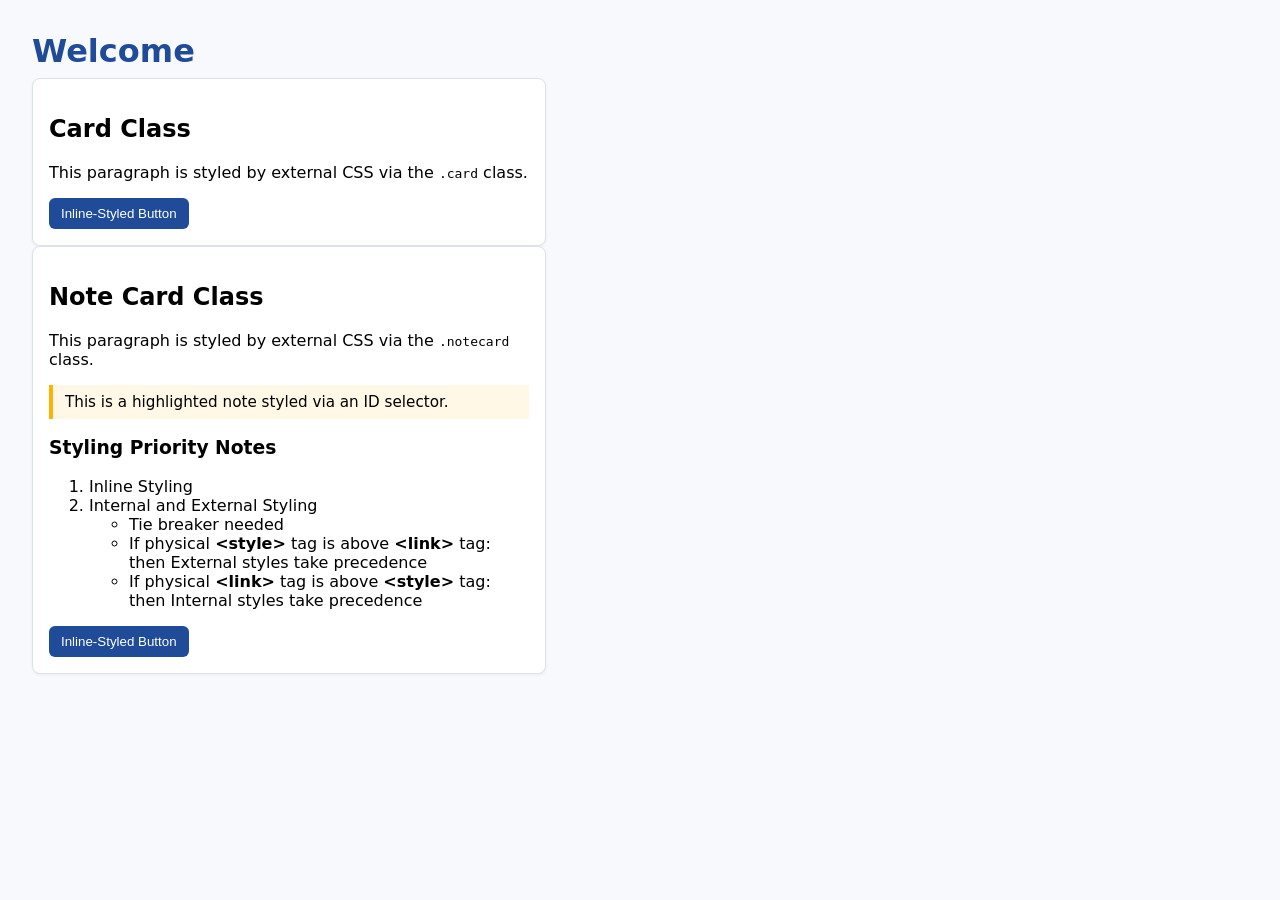
<file: demos/00_Demo_HTML_CSS_Portfolio/04-External-Inline-Internal-CSS/index.html>
<!DOCTYPE html>
<html lang="en">
<head>
  <meta charset="UTF-8" />
  <title>Internal, External, and Inline CSS Example</title>

  <!-- External CSS (site-wide/base styles) -->
  <link rel="stylesheet" href="style.css" />

  <!-- Internal CSS (page-specific styles or quick overrides) -->
  <style>
    /* Internal style applied to all h1 elements */
    h1 {
      color: #1f4b99;
      margin-bottom: 0.5rem;
    }
  </style>
</head>
<body>
  <h1>Welcome</h1>

  <div class="card">
    <h2>Card Class</h2>
    <p>This paragraph is styled by external CSS via the <code>.card</code> class.</p>

    <!-- Inline CSS (style for this element only) -->
    <button style="background:#1f4b99;color:white;border:none;padding:0.5rem 0.75rem;border-radius:6px;cursor:pointer;">
      Inline-Styled Button
    </button>
  </div>
  <div class="card">
    <h2>Note Card Class</h2>
    <p>This paragraph is styled by external CSS via the <code>.notecard</code> class.</p>

        <!-- Example use of the ID selector -->
    <p id="special-note">This is a highlighted note styled via an ID selector.</p>

    <h3>Styling Priority Notes</h3>
    <ol>
      <li>Inline Styling</li>
      <li>Internal and External Styling
        <ul>
          <li>Tie breaker needed</li>
          <li>If physical <strong>&lt;style&gt;</strong> tag is above <strong>&lt;link&gt;</strong> tag: then External styles take precedence</li>
          <li>If physical <strong>&lt;link&gt;</strong> tag is above <strong>&lt;style&gt;</strong> tag: then Internal styles take precedence</li>
        </ul>
      </li>
    </ol>
    <!-- Inline CSS (style for this element only) -->
    <button style="background:#1f4b99;color:white;border:none;padding:0.5rem 0.75rem;border-radius:6px;cursor:pointer;">
      Inline-Styled Button
    </button>
  </div>
</body>
</html>
</file>
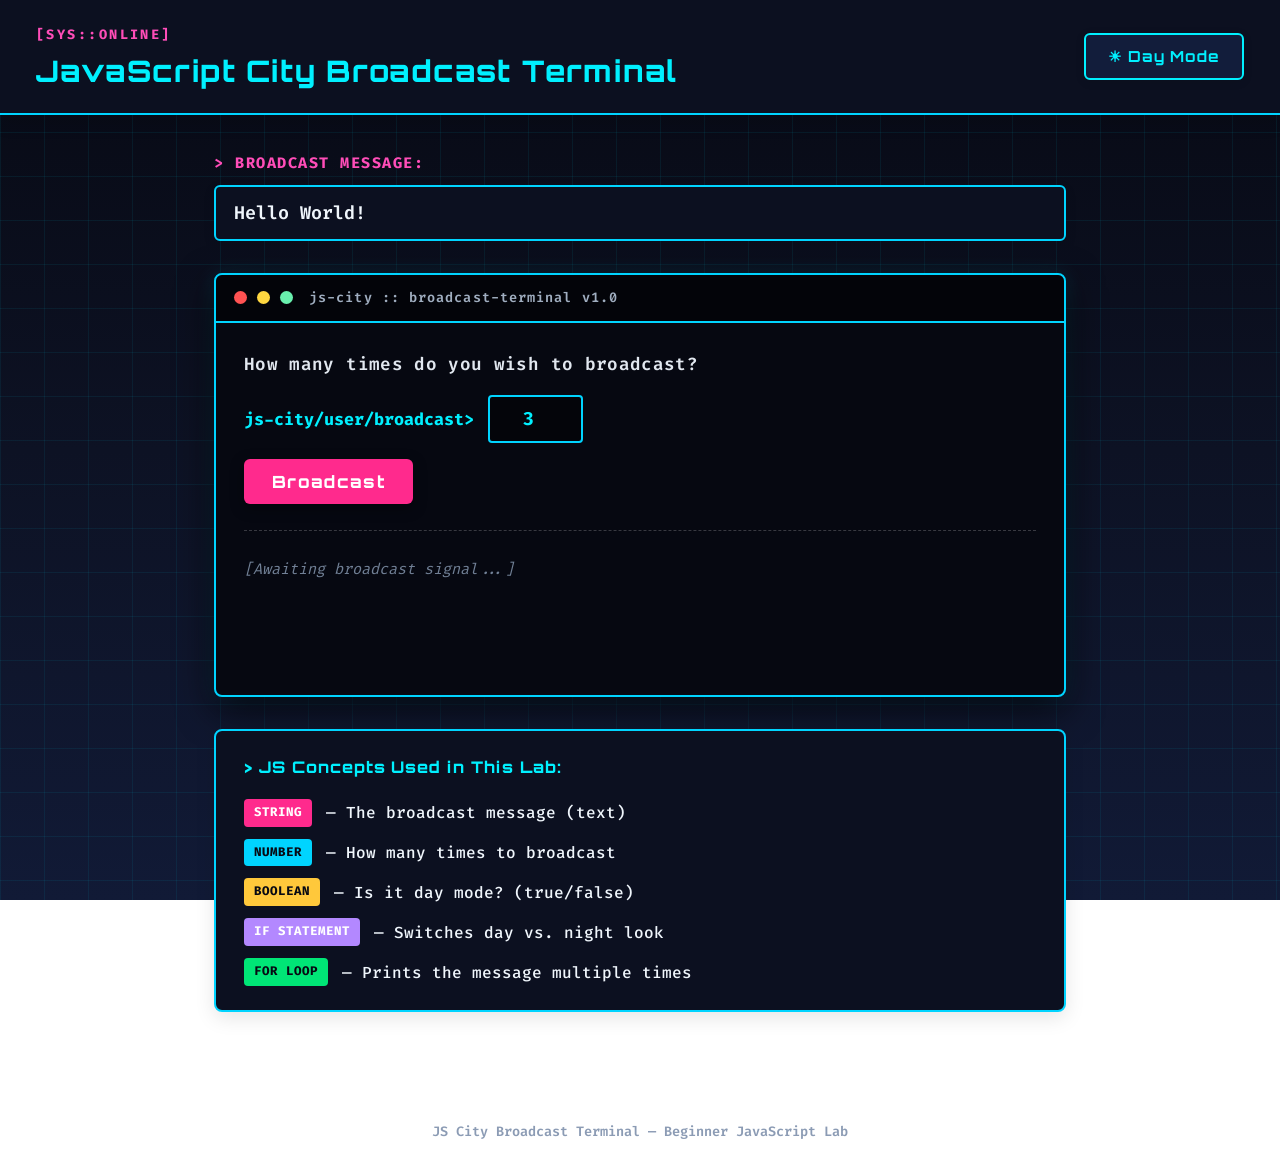
<file: demos/00_Demo_HTML_CSS_Portfolio/04-Javascript/index.html>
<!DOCTYPE html>
<html lang="en">
<head>
  <meta charset="UTF-8" />
  <meta name="viewport" content="width=device-width, initial-scale=1.0" />
  <title>JavaScript City Broadcast Terminal</title>
  <link rel="stylesheet" href="css/style.css" />
</head>
<body id="page-body">

  <!-- ===== PAGE HEADER ===== -->
  <header class="site-header">
    <div class="header-left">
      <span class="header-tag">[SYS::ONLINE]</span>
      <h1 class="site-title">JavaScript City Broadcast Terminal</h1>
    </div>
    <div class="header-right">
      <!-- Day/Night Toggle Button -->
      <button id="toggle-btn" onclick="toggleDayNight()">☀ Day Mode</button>
    </div>
  </header>

  <!-- ===== MAIN CONTENT ===== -->
  <main class="main-content">

    <!-- Message Input Section -->
    <section class="input-section">
      <label for="message-input" class="input-label">
        &gt; BROADCAST MESSAGE:
      </label>
      <input
        type="text"
        id="message-input"
        class="message-input"
        value="Hello World!"
        placeholder="Type your message here..."
      />
    </section>

    <!-- Terminal Window -->
    <section class="terminal-wrapper">
      <div class="terminal-titlebar">
        <span class="dot dot-red"></span>
        <span class="dot dot-yellow"></span>
        <span class="dot dot-green"></span>
        <span class="terminal-label">js-city :: broadcast-terminal v1.0</span>
      </div>

      <div class="terminal-body">

        <!-- Terminal Prompt Area -->
        <div class="terminal-prompt-area">
          <p class="terminal-question">How many times do you wish to broadcast?</p>
          <div class="terminal-input-row">
            <label for="count-input" class="prompt-label">js-city/user/broadcast&gt;</label>
            <input
              type="number"
              id="count-input"
              class="count-input"
              min="1"
              max="50"
              value="3"
            />
          </div>
          <button id="broadcast-btn" onclick="runBroadcast()"> Broadcast</button>
        </div>

        <!-- Terminal Output -->
        <div class="terminal-divider"></div>
        <div id="terminal-output" class="terminal-output">
          <p class="output-idle">[Awaiting broadcast signal...]</p>
        </div>

      </div>
    </section>

    <!-- Beginner Concept Labels -->
    <section class="concept-legend">
      <h2 class="legend-title">&gt; JS Concepts Used in This Lab:</h2>
      <ul class="legend-list">
        <li><span class="tag tag-string">STRING</span> — The broadcast message (text)</li>
        <li><span class="tag tag-number">NUMBER</span> — How many times to broadcast</li>
        <li><span class="tag tag-boolean">BOOLEAN</span> — Is it day mode? (true/false)</li>
        <li><span class="tag tag-if">IF STATEMENT</span> — Switches day vs. night look</li>
        <li><span class="tag tag-loop">FOR LOOP</span> — Prints the message multiple times</li>
      </ul>
    </section>

  </main>

  <footer class="site-footer">
    <p>JS City Broadcast Terminal &mdash; Beginner JavaScript Lab</p>
  </footer>

  <!--
  =============================================================
  1. CRITICAL CONNECTION FAILURE

  The website's JavaScript file is not being loaded.

  Symptoms:
  - The Day/Night button does not work.
  - The Broadcast button does not work.
  - No JavaScript functions will run.

  Your mission:
  Reconnect index.html to the JavaScript file by adding
  the missing script reference near the bottom of the page.
  =============================================================
  -->
  <script src="./js/script.js"> </script>
</body>
</html>
</file>
<file: demos/02_JS_OnClick_Example/css/styles.css>
/* Style the entire webpage */
body {
    background-color: #f8f7f4;
    color: #292b32;
    font-family: Arial, sans-serif;
    margin: 0;
    padding: 20px;

    /* Center the website on the screen */
    min-height: 100vh;
    box-sizing: border-box;
    display: flex;
    align-items: center;
    justify-content: center;
}

/* Control the width and alignment of the main content */
main {
    width: 100%;
    max-width: 600px;
    margin: 0 auto;
    text-align: center;
}

/* Style the small introductory text */
.eyebrow {
    color: #77736b;
    font-size: 14px;
    font-weight: bold;
    letter-spacing: 2px;
}

/* Style the main heading */
h1 {
    font-size: 42px;
    margin-bottom: 12px;
}

/* Make paragraphs easier to read */
p {
    line-height: 1.7;
}

/* Style the interactive section */
section {
    background-color: #e9e7f0;
    padding: 30px;
    margin-top: 30px;
    border-radius: 12px;
}

/* Style the button */
button {
    background-color: #4c4a68;
    color: white;
    font-size: 16px;
    padding: 14px 22px;
    border: none;
    border-radius: 6px;
    cursor: pointer;
}

/* Change the button color when hovered over */
button:hover {
    background-color: #37364a;
}

/* Style the footer */
.footer {
    color: #77736b;
    font-size: 13px;
    margin-top: 30px;
}
</file>
<file: labs/lab05-CSS-introduction/styling/style.css>
/* ELEMENT SELECTOR: Styles every element of this type. */
h2 {
    color: black;
    font-family: "Times New Roman", serif;
    font-size: 18px;
}

/* CLASS SELECTOR: Styles elements with class="info-box". */
.info-box {
    background-color: white;
    padding: 5px;
    border: none;
    width: 300px;
}

/* ID SELECTOR: Styles the element with id="cssLogo". */
#cssLogo {
    margin: 5px;
    height: 75px;
}
</file>
<file: labs/lab06-programming-introduction/css/style.css>
/* ===== Fonts ===== */

@import url('https://fonts.googleapis.com/css2?family=Orbitron:wght@500;700&display=swap');

/* ===== Page ===== */

body {
    background: linear-gradient(
        to bottom,
        #090014 0%,
        #1b0033 50%,
        #12001f 100%
    );

    color: #ffffff;
    font-family: "Segoe UI", Arial, sans-serif;

    min-height: 100vh;

    margin: 0;
    padding: 40px;
}

/* ===== Layout ===== */

.page-layout {
    display: flex;
    gap: 25px;
    align-items: flex-start;
}

/* ===== Sidebar ===== */

.sidebar {
    flex: 1;
    max-width: 280px;

    padding: 25px;

    background: rgba(0, 0, 0, 0.25);

    border: 2px solid #66e6ff;
    border-radius: 10px;

    box-shadow:
        0 0 15px #66e6ff,
        0 0 30px rgba(102, 230, 255, 0.25);
}

/* ===== Rules ===== */

.rules {
    font-family: Consolas, "Courier New", monospace;

    color: #e8e8e8;

    line-height: 1.8;
}

/* ===== Main Content ===== */

.container {
    flex: 3;

    padding: 30px;

    background: rgba(0, 0, 0, 0.25);

    border: 2px solid #ff66cc;
    border-radius: 10px;

    box-shadow:
        0 0 15px #ff66cc,
        0 0 30px rgba(255, 102, 204, 0.35);
}

/* ===== Headings ===== */

h1,
h2,
h3 {
    font-family: "Orbitron", sans-serif;
}

h1 {
    color: #ff66cc;

    margin-top: 0;
    margin-bottom: 20px;

    text-shadow: 0 0 4px rgba(255, 102, 204, 0.25);
}

h2 {
    color: #66e6ff;

    margin-top: 30px;

    text-shadow: 0 0 4px rgba(102, 230, 255, 0.2);
}

h3 {
    color: #ffb347;

    margin-top: 0;
    margin-bottom: 15px;
}

/* ===== Text ===== */

p {
    color: #f0f0f0;

    font-size: 1.05rem;
    line-height: 1.7;
}

strong {
    color: #ffb347;
}

/* ===== Variable Cards ===== */

.variable-container {
    display: flex;
    gap: 25px;

    margin-bottom: 30px;
}

.variable-card {
    flex: 1;

    padding: 20px;

    background: rgba(0, 0, 0, 0.20);

    border: 2px solid #ff66cc;
    border-radius: 8px;

    box-shadow:
        0 0 10px rgba(255, 102, 204, 0.25);
}

/* ===== Labels ===== */

label {
    color: #f5f5f5;

    font-weight: 600;
}

/* ===== Dropdowns ===== */

select {
    width: 220px;

    padding: 10px;
    margin-top: 10px;

    background-color: #1a102b;

    color: white;

    border: 2px solid #ff66cc;
    border-radius: 6px;

    font-size: 1rem;
    font-family: inherit;

    box-shadow:
        0 0 8px rgba(255, 102, 204, 0.5);

    outline: none;
}

select:focus {
    box-shadow:
        0 0 12px #ff66cc,
        0 0 20px rgba(255, 102, 204, 0.5);
}

/* ===== Button ===== */

button {
    display: block;

    margin: 0 auto 30px auto;

    background: linear-gradient(
        to right,
        #ff0088,
        #ff7a18
    );

    color: white;

    border: none;
    border-radius: 6px;

    padding: 12px 24px;

    font-size: 1rem;
    font-weight: 600;
    font-family: inherit;

    cursor: pointer;

    box-shadow:
        0 0 12px rgba(255, 0, 136, 0.6);

    transition: all 0.2s ease;
}

button:hover {
    transform: translateY(-2px);

    box-shadow:
        0 0 18px rgba(255, 0, 136, 0.8),
        0 0 30px rgba(255, 0, 136, 0.4);
}

/* ===== Output ===== */

#output {
    margin-top: 15px;

    min-height: 100px;

    padding: 15px;

    background-color: rgba(0, 0, 0, 0.4);

    border: 2px solid #66e6ff;
    border-radius: 6px;

    color: #ffffff;

    font-size: 1rem;
    line-height: 1.8;

    box-shadow:
        0 0 12px rgba(102, 230, 255, 0.6),
        0 0 25px rgba(102, 230, 255, 0.25);
}

/* ===== Mobile ===== */

@media (max-width: 900px) {

    .page-layout {
        flex-direction: column;
    }

    .sidebar {
        max-width: 100%;
    }

    .variable-container {
        flex-direction: column;
    }

    select {
        width: 100%;
    }

}
</file>
<file: labs/lab07-javascript-introduction/css/style.css>
/* ============================================================
   CSS: JavaScript City Broadcast Terminal
   Synthwave / Cyberpunk Aesthetic (High Contrast & Legible)
   ============================================================ */

/* ----- Google Font Import ----- */
@import url('https://fonts.googleapis.com/css2?family=Fira+Code:wght@400;600;700&family=Orbitron:wght@600;800;900&display=swap');

/* ----- CSS Variables: Night Mode (Cooler Tones - Default) ----- */
:root {
  /* Backgrounds & Canvas */
  --bg-gradient:       linear-gradient(180deg, #070913 0%, #0d1224 50%, #111a36 100%);
  --bg-grid-color:     rgba(0, 229, 255, 0.07);

  /* Containers & Terminal */
  --surface-color:     #0c1020;
  --terminal-bg:       #060811;
  --terminal-border:   #00d4ff;
  --terminal-shadow:   0 12px 36px rgba(0, 0, 0, 0.75), 0 0 20px rgba(0, 212, 255, 0.15);

  /* Typography & Contrast */
  --text-main:         #f0f6fc;
  --text-muted:        #8b9bb4;
  --title-color:       #00f0ff;
  --title-sub:         #ff4db8;

  /* Interactive Accents */
  --accent-cyan:       #00f0ff;
  --accent-pink:       #ff2a8d;
  --btn-toggle-bg:     #121d3b;
  --btn-toggle-border: #00f0ff;
  --btn-toggle-text:   #00f0ff;

  --btn-action-bg:     #ff2a8d;
  --btn-action-text:   #ffffff;

  /* Output text */
  --output-text:       #5af7ff;
  --output-prefix:     #ff2a8d;

  /* Educational Concept Tags */
  --tag-string:        #ff2a8d;
  --tag-number:        #00d4ff;
  --tag-boolean:       #ffc83b;
  --tag-if:            #b388ff;
  --tag-loop:          #00e676;

  /* Window Dots */
  --dot-red:           #ff5252;
  --dot-yellow:        #ffd740;
  --dot-green:         #69f0ae;
}

/* ----- CSS Variables: Day Mode (Warmer Sunset/Retro Tones) ----- */
body.day-mode {
  --bg-gradient:       linear-gradient(180deg, #fff3e6 0%, #ffe0cc 45%, #ffd1b3 100%);
  --bg-grid-color:     rgba(230, 81, 0, 0.08);

  --surface-color:     #ffffff;
  --terminal-bg:       #1f1424;
  --terminal-border:   #ff5e3a;
  --terminal-shadow:   0 14px 40px rgba(180, 50, 20, 0.18), 0 0 25px rgba(255, 94, 58, 0.25);

  --text-main:         #241526;
  --text-muted:        #6b536e;
  --title-color:       #d81e5b;
  --title-sub:         #e65100;

  --accent-cyan:       #e65100;
  --accent-pink:       #d81e5b;
  --btn-toggle-bg:     #ffe8dc;
  --btn-toggle-border: #e65100;
  --btn-toggle-text:   #b83800;

  --btn-action-bg:     #e65100;
  --btn-action-text:   #ffffff;

  --output-text:       #ffd166;
  --output-prefix:     #ff5e3a;

  --tag-string:        #d81e5b;
  --tag-number:        #e65100;
  --tag-boolean:       #c67d00;
  --tag-if:            #7b1fa2;
  --tag-loop:          #2e7d32;
}

/* ============================================================
   Base Setup & Typography Scaling
   ============================================================ */
*, *::before, *::after {
  box-sizing: border-box;
  margin: 0;
  padding: 0;
}

body {
  background: var(--bg-gradient);
  background-attachment: fixed;
  color: var(--text-main);
  font-family: 'Fira Code', monospace;
  font-size: 16px;
  line-height: 1.6;
  min-height: 100vh;
  position: relative;
  transition: background 0.4s ease, color 0.3s ease;
}

/* Subtle grid floor overlay */
body::before {
  content: "";
  position: fixed;
  inset: 0;
  background-image:
    linear-gradient(var(--bg-grid-color) 1.5px, transparent 1.5px),
    linear-gradient(90deg, var(--bg-grid-color) 1.5px, transparent 1.5px);
  background-size: 44px 44px;
  pointer-events: none;
  z-index: 0;
}

/* ============================================================
   Header Section
   ============================================================ */
.site-header {
  position: relative;
  z-index: 1;
  display: flex;
  align-items: center;
  justify-content: space-between;
  flex-wrap: wrap;
  gap: 16px;
  padding: 24px 36px;
  background-color: var(--surface-color);
  border-bottom: 2px solid var(--terminal-border);
  box-shadow: 0 4px 20px rgba(0, 0, 0, 0.15);
  transition: all 0.3s ease;
}

.header-left {
  display: flex;
  flex-direction: column;
  gap: 6px;
}

.header-tag {
  font-size: 0.85rem;
  font-weight: 700;
  color: var(--title-sub);
  letter-spacing: 0.18em;
  text-transform: uppercase;
}

.site-title {
  font-family: 'Orbitron', sans-serif;
  font-size: clamp(1.2rem, 3.2vw, 1.85rem);
  font-weight: 800;
  color: var(--title-color);
  letter-spacing: 0.04em;
  line-height: 1.25;
  transition: color 0.3s ease;
}

#toggle-btn {
  font-family: 'Orbitron', sans-serif;
  font-size: 0.95rem;
  font-weight: 700;
  padding: 12px 22px;
  background-color: var(--btn-toggle-bg);
  color: var(--btn-toggle-text);
  border: 2px solid var(--btn-toggle-border);
  border-radius: 6px;
  cursor: pointer;
  letter-spacing: 0.06em;
  transition: all 0.25s ease;
  box-shadow: 0 2px 10px rgba(0, 0, 0, 0.1);
}

#toggle-btn:hover {
  transform: translateY(-2px);
  box-shadow: 0 4px 15px rgba(0, 0, 0, 0.2);
}

/* ============================================================
   Main Layout Container
   ============================================================ */
.main-content {
  position: relative;
  z-index: 1;
  max-width: 900px;
  margin: 36px auto;
  padding: 0 24px 48px 24px;
  display: flex;
  flex-direction: column;
  gap: 32px;
}

/* ============================================================
   Broadcast Message Input
   ============================================================ */
.input-section {
  display: flex;
  flex-direction: column;
  gap: 10px;
}

.input-label {
  font-size: 0.95rem;
  font-weight: 700;
  color: var(--title-sub);
  letter-spacing: 0.1em;
}

.message-input {
  font-family: 'Fira Code', monospace;
  font-size: 1.15rem;
  font-weight: 600;
  padding: 14px 18px;
  background-color: var(--surface-color);
  color: var(--text-main);
  border: 2px solid var(--terminal-border);
  border-radius: 6px;
  outline: none;
  width: 100%;
  transition: all 0.25s ease;
  box-shadow: 0 4px 12px rgba(0, 0, 0, 0.1);
}

.message-input:focus {
  border-color: var(--accent-pink);
  box-shadow: 0 0 12px rgba(255, 42, 141, 0.3);
}

/* ============================================================
   Terminal Window
   ============================================================ */
.terminal-wrapper {
  background-color: var(--terminal-bg);
  border: 2px solid var(--terminal-border);
  border-radius: 8px;
  overflow: hidden;
  box-shadow: var(--terminal-shadow);
  transition: all 0.3s ease;
}

.terminal-titlebar {
  display: flex;
  align-items: center;
  gap: 10px;
  padding: 12px 18px;
  background-color: rgba(0, 0, 0, 0.45);
  border-bottom: 2px solid var(--terminal-border);
}

.dot {
  width: 13px;
  height: 13px;
  border-radius: 50%;
  display: inline-block;
}
.dot-red    { background-color: var(--dot-red); }
.dot-yellow { background-color: var(--dot-yellow); }
.dot-green  { background-color: var(--dot-green); }

.terminal-label {
  font-family: 'Fira Code', monospace;
  font-size: 0.85rem;
  font-weight: 600;
  color: #a0aec0;
  margin-left: 6px;
  letter-spacing: 0.08em;
}

.terminal-body {
  padding: 28px;
  display: flex;
  flex-direction: column;
  gap: 22px;
}

.terminal-prompt-area {
  display: flex;
  flex-direction: column;
  gap: 16px;
}

.terminal-question {
  color: #e2e8f0;
  font-size: 1.1rem;
  font-weight: 600;
  letter-spacing: 0.02em;
}

.terminal-input-row {
  display: flex;
  align-items: center;
  gap: 14px;
  flex-wrap: wrap;
}

.prompt-label {
  color: var(--accent-cyan);
  font-size: 1.05rem;
  font-weight: 700;
  white-space: nowrap;
}

.count-input {
  font-family: 'Fira Code', monospace;
  font-size: 1.15rem;
  font-weight: 700;
  padding: 10px 14px;
  width: 95px;
  background-color: #04050a;
  color: #00f0ff;
  border: 2px solid var(--terminal-border);
  border-radius: 4px;
  outline: none;
  text-align: center;
}

.count-input:focus {
  border-color: var(--accent-pink);
}

#broadcast-btn {
  font-family: 'Orbitron', sans-serif;
  font-size: 1.05rem;
  font-weight: 800;
  padding: 12px 28px;
  background-color: var(--btn-action-bg);
  color: var(--btn-action-text);
  border: none;
  border-radius: 6px;
  cursor: pointer;
  letter-spacing: 0.08em;
  align-self: flex-start;
  transition: all 0.25s ease;
  box-shadow: 0 4px 14px rgba(0, 0, 0, 0.4);
}

#broadcast-btn:hover {
  transform: translateY(-2px);
  filter: brightness(1.15);
}

.terminal-divider {
  border: none;
  border-top: 1px dashed rgba(255, 255, 255, 0.2);
  margin: 4px 0;
}

/* ============================================================
   Terminal Output Area
   ============================================================ */
.terminal-output {
  min-height: 110px;
  max-height: 280px;
  overflow-y: auto;
  display: flex;
  flex-direction: column;
  gap: 6px;
  padding-right: 6px;

  /* Firefox scrollbar */
  scrollbar-width: thin;
  scrollbar-color: var(--terminal-border) rgba(0, 0, 0, 0.3);
}

.output-idle {
  color: #718096;
  font-size: 0.95rem;
  font-style: italic;
}

/* Terminal-style output lines — no emoji, left accent bar */
.output-line {
  color: var(--output-text);
  font-family: 'Fira Code', monospace;
  font-size: 1.05rem;
  font-weight: 500;
  line-height: 1.7;
  word-break: break-word;
  letter-spacing: 0.03em;
  border-left: 2px solid var(--accent-pink);
  padding-left: 12px;
  margin-left: 4px;
}

/* Chrome / Edge / Safari terminal scrollbar */
.terminal-output::-webkit-scrollbar {
  width: 8px;
}

.terminal-output::-webkit-scrollbar-track {
  background: rgba(0, 0, 0, 0.4);
  border-radius: 4px;
  border-left: 1px solid rgba(255, 255, 255, 0.05);
}

.terminal-output::-webkit-scrollbar-thumb {
  background: linear-gradient(
    180deg,
    var(--accent-pink) 0%,
    var(--accent-cyan) 100%
  );
  border-radius: 4px;
  border: 1px solid rgba(0, 0, 0, 0.3);
}

.terminal-output::-webkit-scrollbar-thumb:hover {
  background: linear-gradient(
    180deg,
    var(--accent-cyan) 0%,
    var(--accent-pink) 100%
  );
  box-shadow: 0 0 8px var(--accent-cyan);
}

.terminal-output::-webkit-scrollbar-corner {
  background: transparent;
}

/* ============================================================
   Concept Legend Box
   ============================================================ */
.concept-legend {
  border: 2px solid var(--terminal-border);
  border-radius: 8px;
  padding: 24px 28px;
  background-color: var(--surface-color);
  box-shadow: 0 6px 20px rgba(0, 0, 0, 0.1);
  transition: all 0.3s ease;
}

.legend-title {
  font-family: 'Orbitron', sans-serif;
  font-size: 1rem;
  font-weight: 800;
  color: var(--title-color);
  margin-bottom: 18px;
  letter-spacing: 0.06em;
}

.legend-list {
  list-style: none;
  display: flex;
  flex-direction: column;
  gap: 12px;
}

.legend-list li {
  font-size: 1rem;
  font-weight: 500;
  color: var(--text-main);
  display: flex;
  align-items: center;
  gap: 14px;
  flex-wrap: wrap;
}

.tag {
  font-size: 0.78rem;
  font-weight: 700;
  padding: 4px 10px;
  border-radius: 4px;
  letter-spacing: 0.08em;
  white-space: nowrap;
  color: #ffffff;
}

.tag-string  { background-color: var(--tag-string); }
.tag-number  { background-color: var(--tag-number);  color: #070913; }
.tag-boolean { background-color: var(--tag-boolean); color: #070913; }
.tag-if      { background-color: var(--tag-if); }
.tag-loop    { background-color: var(--tag-loop);    color: #070913; }

/* ============================================================
   Footer
   ============================================================ */
.site-footer {
  text-align: center;
  padding: 24px;
  font-size: 0.85rem;
  font-weight: 600;
  color: var(--text-muted);
  border-top: 1px solid rgba(255, 255, 255, 0.1);
  position: relative;
  z-index: 1;
}

/* ============================================================
   Page-Level Scrollbar
   ============================================================ */

/* Firefox */
html {
  scrollbar-width: thin;
  scrollbar-color: var(--terminal-border) var(--surface-color);
}

/* Chrome / Edge / Safari */
html::-webkit-scrollbar {
  width: 10px;
}

html::-webkit-scrollbar-track {
  background: var(--surface-color);
  border-left: 1px solid rgba(255, 255, 255, 0.04);
}

html::-webkit-scrollbar-thumb {
  background: linear-gradient(
    180deg,
    var(--accent-pink)     0%,
    var(--terminal-border) 50%,
    var(--accent-cyan)     100%
  );
  border-radius: 6px;
  border: 2px solid var(--surface-color);
}

html::-webkit-scrollbar-thumb:hover {
  background: linear-gradient(
    180deg,
    var(--accent-cyan) 0%,
    var(--accent-pink) 100%
  );
  box-shadow: 0 0 10px var(--accent-pink);
}

html::-webkit-scrollbar-corner {
  background: var(--surface-color);
}

/* ============================================================
   Responsive Tweaks
   ============================================================ */
@media (max-width: 600px) {
  .site-header   { padding: 18px 20px; }
  .main-content  { padding: 0 16px; margin: 24px auto; }
  .terminal-body { padding: 18px; }
  .site-title    { font-size: 1.25rem; }
  .output-line   { font-size: 1rem; }
}
</file>
<file: demos/00_Demo_HTML_CSS_Portfolio/01-SimpleStyle/style.css>
body {
    font-family: Arial, sans-serif;
    background-color: #f4f4f4;
    color: #333;
    margin: 0;
}

header {
    background-color: #2c3e50;
    color: white;
    text-align: center;
    padding: 20px;
}

main {
    width: 80%;
    max-width: 800px;
    margin: 20px auto;
}

section {
    background-color: white;
    padding: 15px;
    margin-bottom: 15px;
    border-radius: 5px;
}

h2 {
    color: #2c3e50;
}

ul {
    padding-left: 20px;
}

footer {
    text-align: center;
    padding: 10px;
    background-color: #2c3e50;
    color: white;
}
</file>
<file: demos/00_Demo_HTML_CSS_Portfolio/02-MultiPage/css/style.css>
/* Reset */
*{
    margin:0;
    padding:0;
    box-sizing:border-box;
}

/* Body */
body{
    font-family:Arial, Helvetica, sans-serif;
    background:#eef2f7;
    color:#333;
    line-height:1.6;
}

/* Navigation */
nav{
    background:#222;
    color:white;
    display:flex;
    justify-content:space-between;
    align-items:center;
    padding:15px 8%;
}

nav h2{
    color:white;
}

nav ul{
    list-style:none;
    display:flex;
    gap:25px;
}

nav a{
    color:white;
    text-decoration:none;
    font-weight:bold;
    transition:.3s;
}

nav a:hover{
    color:#9ec5ff;
}

/* Hero */
.hero{
    background:linear-gradient(135deg,#4a6cf7,#6f42c1);
    color:white;
    text-align:center;
    padding:60px 20px;
}

.small-hero{
    padding:40px 20px;
}

.profile{
    width:170px;
    height:170px;
    border-radius:50%;
    border:5px solid white;
    object-fit:cover;
    margin-bottom:20px;
}

.hero h1{
    font-size:3em;
}

.hero p{
    font-size:1.2em;
    margin:10px 0 25px;
}

/* Button */
.button{
    display:inline-block;
    background:white;
    color:#4a6cf7;
    padding:12px 25px;
    border-radius:30px;
    text-decoration:none;
    font-weight:bold;
    transition:.3s;
}

.button:hover{
    background:#e5e5e5;
}

/* Main Content */
main{
    max-width:1000px;
    margin:40px auto;
    padding:20px;
}

/* Cards */
.card{
    background:white;
    padding:25px;
    margin-bottom:30px;
    border-radius:12px;
    box-shadow:0 4px 12px rgba(0,0,0,.1);
}

.card h2{
    color:#4a6cf7;
    margin-bottom:15px;
}

/* Skills */
.skills{
    display:flex;
    flex-wrap:wrap;
    gap:10px;
}

.skills span{
    background:#4a6cf7;
    color:white;
    padding:10px 18px;
    border-radius:20px;
}

/* Projects Grid */
.projects{
    display:grid;
    grid-template-columns:repeat(auto-fit,minmax(280px,1fr));
    gap:25px;
}

.project-card{
    background:white;
    border-radius:12px;
    overflow:hidden;
    box-shadow:0 4px 12px rgba(0,0,0,.1);
    transition:.3s;
}

.project-card:hover{
    transform:translateY(-6px);
}

.project-card img{
    width:100%;
    height:180px;
    object-fit:cover;
}

.project-info{
    padding:20px;
}

.project-info h3{
    color:#4a6cf7;
    margin-bottom:10px;
}

/* Contact */
.contact p{
    margin:10px 0;
}

/* Footer */
footer{
    background:#222;
    color:white;
    text-align:center;
    padding:20px;
    margin-top:40px;
}

/* Responsive */
@media (max-width:700px){

    nav{
        flex-direction:column;
        gap:15px;
    }

    nav ul{
        flex-direction:column;
        gap:10px;
        text-align:center;
    }

    .hero h1{
        font-size:2.2em;
    }

    .profile{
        width:130px;
        height:130px;
    }

    .projects{
        grid-template-columns:1fr;
    }
}
</file>
<file: demos/00_Demo_HTML_CSS_Portfolio/03-MultiPage-JS/css/style.css>
/* Reset */
*{
    margin:0;
    padding:0;
    box-sizing:border-box;
}

/* Body */
body{
    font-family:Arial, Helvetica, sans-serif;
    background:#eef2f7;
    color:#333;
    line-height:1.6;
}

/* Navigation */
nav{
    background:#222;
    color:white;
    display:flex;
    justify-content:space-between;
    align-items:center;
    padding:15px 8%;
}

nav h2{
    color:white;
}

nav ul{
    list-style:none;
    display:flex;
    gap:25px;
}

nav a{
    color:white;
    text-decoration:none;
    font-weight:bold;
    transition:.3s;
}

nav a:hover{
    color:#9ec5ff;
}

/* Hero */
.hero{
    background:linear-gradient(135deg,#4a6cf7,#6f42c1);
    color:white;
    text-align:center;
    padding:60px 20px;
}

.small-hero{
    padding:40px 20px;
}

.profile{
    width:170px;
    height:170px;
    border-radius:50%;
    border:5px solid white;
    object-fit:cover;
    margin-bottom:20px;
}

.hero h1{
    font-size:3em;
}

.hero p{
    font-size:1.2em;
    margin:10px 0 25px;
}

/* Button */
.button{
    display:inline-block;
    background:white;
    color:#4a6cf7;
    padding:12px 25px;
    border-radius:30px;
    text-decoration:none;
    font-weight:bold;
    transition:.3s;
}

.button:hover{
    background:#e5e5e5;
}

/* Main Content */
main{
    max-width:1000px;
    margin:40px auto;
    padding:20px;
}

/* Cards */
.card{
    background:white;
    padding:25px;
    margin-bottom:30px;
    border-radius:12px;
    box-shadow:0 4px 12px rgba(0,0,0,.1);
}

.card h2{
    color:#4a6cf7;
    margin-bottom:15px;
}

/* Skills */
.skills{
    display:flex;
    flex-wrap:wrap;
    gap:10px;
}

.skills span{
    background:#4a6cf7;
    color:white;
    padding:10px 18px;
    border-radius:20px;
}

/* Projects Grid */
.projects{
    display:grid;
    grid-template-columns:repeat(auto-fit,minmax(280px,1fr));
    gap:25px;
}

.project-card{
    background:white;
    border-radius:12px;
    overflow:hidden;
    box-shadow:0 4px 12px rgba(0,0,0,.1);
    transition:.3s;
}

.project-card:hover{
    transform:translateY(-6px);
}

.project-card img{
    width:100%;
    height:180px;
    object-fit:cover;
}

.project-info{
    padding:20px;
}

.project-info h3{
    color:#4a6cf7;
    margin-bottom:10px;
}

/* Contact */
.contact p{
    margin:10px 0;
}

/* Footer */
footer{
    background:#222;
    color:white;
    text-align:center;
    padding:20px;
    margin-top:40px;
}

/* JavaScript Theme Toggle */
.theme-button{
    background:#4a6cf7;
    color:white;
    border:none;
    padding:8px 14px;
    border-radius:20px;
    cursor:pointer;
    font-weight:bold;
    transition:.3s;
}

.theme-button:hover{
    background:#6f42c1;
}

/* Dark Mode */
body.dark-mode{
    background:#171a21;
    color:#e8e8e8;
}

body.dark-mode .card,
body.dark-mode .project-card{
    background:#242936;
    color:#e8e8e8;
}

body.dark-mode .card h2,
body.dark-mode .project-info h3{
    color:#9ec5ff;
}

body.dark-mode .hero{
    background:linear-gradient(135deg,#263b7a,#4a286f);
}

body.dark-mode .theme-button{
    background:#e8e8e8;
    color:#222;
}

body.dark-mode .theme-button:hover{
    background:#ccc;
}

/* Responsive */
@media (max-width:700px){

    nav{
        flex-direction:column;
        gap:15px;
    }

    nav ul{
        flex-direction:column;
        gap:10px;
        text-align:center;
    }

    .hero h1{
        font-size:2.2em;
    }

    .profile{
        width:130px;
        height:130px;
    }

    .projects{
        grid-template-columns:1fr;
    }
}
</file>
<file: demos/00_Demo_HTML_CSS_Portfolio/04-External-Inline-Internal-CSS/style.css>
/* External CSS (base layout and component styling) */

/* ELEMENT SELECTOR: targets the <body> element */
body {
  font-family: system-ui, Arial, sans-serif;
  margin: 2rem;
  background: #f7f9fc;
}

/* CLASS SELECTOR: targets any element with class="card" */
.card {
  background: white;
  border: 1px solid #dde3ea;
  border-radius: 8px;
  padding: 1rem;
  max-width: 480px;
  box-shadow: 0 1px 3px rgba(0,0,0,0.06);
}

/* ID SELECTOR: targets the single element with id="special-note" */
#special-note {
  background: #fff8e6;
  border-left: 4px solid #ffb300;
  padding: 0.5rem 0.75rem;
  margin-top: 0.5rem;
  font-size: 0.95rem;
}
</file>
<file: demos/00_Demo_HTML_CSS_Portfolio/04-Javascript/css/style.css>
/* ============================================================
   CSS: JavaScript City Broadcast Terminal
   Synthwave / Cyberpunk Aesthetic (High Contrast & Legible)
   ============================================================ */

/* ----- Google Font Import ----- */
@import url('https://fonts.googleapis.com/css2?family=Fira+Code:wght@400;600;700&family=Orbitron:wght@600;800;900&display=swap');

/* ----- CSS Variables: Night Mode (Cooler Tones - Default) ----- */
:root {
  /* Backgrounds & Canvas */
  --bg-gradient:       linear-gradient(180deg, #070913 0%, #0d1224 50%, #111a36 100%);
  --bg-grid-color:     rgba(0, 229, 255, 0.07);

  /* Containers & Terminal */
  --surface-color:     #0c1020;
  --terminal-bg:       #060811;
  --terminal-border:   #00d4ff;
  --terminal-shadow:   0 12px 36px rgba(0, 0, 0, 0.75), 0 0 20px rgba(0, 212, 255, 0.15);

  /* Typography & Contrast */
  --text-main:         #f0f6fc;
  --text-muted:        #8b9bb4;
  --title-color:       #00f0ff;
  --title-sub:         #ff4db8;

  /* Interactive Accents */
  --accent-cyan:       #00f0ff;
  --accent-pink:       #ff2a8d;
  --btn-toggle-bg:     #121d3b;
  --btn-toggle-border: #00f0ff;
  --btn-toggle-text:   #00f0ff;

  --btn-action-bg:     #ff2a8d;
  --btn-action-text:   #ffffff;

  /* Output text */
  --output-text:       #5af7ff;
  --output-prefix:     #ff2a8d;

  /* Educational Concept Tags */
  --tag-string:        #ff2a8d;
  --tag-number:        #00d4ff;
  --tag-boolean:       #ffc83b;
  --tag-if:            #b388ff;
  --tag-loop:          #00e676;

  /* Window Dots */
  --dot-red:           #ff5252;
  --dot-yellow:        #ffd740;
  --dot-green:         #69f0ae;
}

/* ----- CSS Variables: Day Mode (Warmer Sunset/Retro Tones) ----- */
body.day-mode {
  --bg-gradient:       linear-gradient(180deg, #fff3e6 0%, #ffe0cc 45%, #ffd1b3 100%);
  --bg-grid-color:     rgba(230, 81, 0, 0.08);

  --surface-color:     #ffffff;
  --terminal-bg:       #1f1424;
  --terminal-border:   #ff5e3a;
  --terminal-shadow:   0 14px 40px rgba(180, 50, 20, 0.18), 0 0 25px rgba(255, 94, 58, 0.25);

  --text-main:         #241526;
  --text-muted:        #6b536e;
  --title-color:       #d81e5b;
  --title-sub:         #e65100;

  --accent-cyan:       #e65100;
  --accent-pink:       #d81e5b;
  --btn-toggle-bg:     #ffe8dc;
  --btn-toggle-border: #e65100;
  --btn-toggle-text:   #b83800;

  --btn-action-bg:     #e65100;
  --btn-action-text:   #ffffff;

  --output-text:       #ffd166;
  --output-prefix:     #ff5e3a;

  --tag-string:        #d81e5b;
  --tag-number:        #e65100;
  --tag-boolean:       #c67d00;
  --tag-if:            #7b1fa2;
  --tag-loop:          #2e7d32;
}

/* ============================================================
   Base Setup & Typography Scaling
   ============================================================ */
*, *::before, *::after {
  box-sizing: border-box;
  margin: 0;
  padding: 0;
}

body {
  background: var(--bg-gradient);
  background-attachment: fixed;
  color: var(--text-main);
  font-family: 'Fira Code', monospace;
  font-size: 16px;
  line-height: 1.6;
  min-height: 100vh;
  position: relative;
  transition: background 0.4s ease, color 0.3s ease;
}

/* Subtle grid floor overlay */
body::before {
  content: "";
  position: fixed;
  inset: 0;
  background-image:
    linear-gradient(var(--bg-grid-color) 1.5px, transparent 1.5px),
    linear-gradient(90deg, var(--bg-grid-color) 1.5px, transparent 1.5px);
  background-size: 44px 44px;
  pointer-events: none;
  z-index: 0;
}

/* ============================================================
   Header Section
   ============================================================ */
.site-header {
  position: relative;
  z-index: 1;
  display: flex;
  align-items: center;
  justify-content: space-between;
  flex-wrap: wrap;
  gap: 16px;
  padding: 24px 36px;
  background-color: var(--surface-color);
  border-bottom: 2px solid var(--terminal-border);
  box-shadow: 0 4px 20px rgba(0, 0, 0, 0.15);
  transition: all 0.3s ease;
}

.header-left {
  display: flex;
  flex-direction: column;
  gap: 6px;
}

.header-tag {
  font-size: 0.85rem;
  font-weight: 700;
  color: var(--title-sub);
  letter-spacing: 0.18em;
  text-transform: uppercase;
}

.site-title {
  font-family: 'Orbitron', sans-serif;
  font-size: clamp(1.2rem, 3.2vw, 1.85rem);
  font-weight: 800;
  color: var(--title-color);
  letter-spacing: 0.04em;
  line-height: 1.25;
  transition: color 0.3s ease;
}

#toggle-btn {
  font-family: 'Orbitron', sans-serif;
  font-size: 0.95rem;
  font-weight: 700;
  padding: 12px 22px;
  background-color: var(--btn-toggle-bg);
  color: var(--btn-toggle-text);
  border: 2px solid var(--btn-toggle-border);
  border-radius: 6px;
  cursor: pointer;
  letter-spacing: 0.06em;
  transition: all 0.25s ease;
  box-shadow: 0 2px 10px rgba(0, 0, 0, 0.1);
}

#toggle-btn:hover {
  transform: translateY(-2px);
  box-shadow: 0 4px 15px rgba(0, 0, 0, 0.2);
}

/* ============================================================
   Main Layout Container
   ============================================================ */
.main-content {
  position: relative;
  z-index: 1;
  max-width: 900px;
  margin: 36px auto;
  padding: 0 24px 48px 24px;
  display: flex;
  flex-direction: column;
  gap: 32px;
}

/* ============================================================
   Broadcast Message Input
   ============================================================ */
.input-section {
  display: flex;
  flex-direction: column;
  gap: 10px;
}

.input-label {
  font-size: 0.95rem;
  font-weight: 700;
  color: var(--title-sub);
  letter-spacing: 0.1em;
}

.message-input {
  font-family: 'Fira Code', monospace;
  font-size: 1.15rem;
  font-weight: 600;
  padding: 14px 18px;
  background-color: var(--surface-color);
  color: var(--text-main);
  border: 2px solid var(--terminal-border);
  border-radius: 6px;
  outline: none;
  width: 100%;
  transition: all 0.25s ease;
  box-shadow: 0 4px 12px rgba(0, 0, 0, 0.1);
}

.message-input:focus {
  border-color: var(--accent-pink);
  box-shadow: 0 0 12px rgba(255, 42, 141, 0.3);
}

/* ============================================================
   Terminal Window
   ============================================================ */
.terminal-wrapper {
  background-color: var(--terminal-bg);
  border: 2px solid var(--terminal-border);
  border-radius: 8px;
  overflow: hidden;
  box-shadow: var(--terminal-shadow);
  transition: all 0.3s ease;
}

.terminal-titlebar {
  display: flex;
  align-items: center;
  gap: 10px;
  padding: 12px 18px;
  background-color: rgba(0, 0, 0, 0.45);
  border-bottom: 2px solid var(--terminal-border);
}

.dot {
  width: 13px;
  height: 13px;
  border-radius: 50%;
  display: inline-block;
}
.dot-red    { background-color: var(--dot-red); }
.dot-yellow { background-color: var(--dot-yellow); }
.dot-green  { background-color: var(--dot-green); }

.terminal-label {
  font-family: 'Fira Code', monospace;
  font-size: 0.85rem;
  font-weight: 600;
  color: #a0aec0;
  margin-left: 6px;
  letter-spacing: 0.08em;
}

.terminal-body {
  padding: 28px;
  display: flex;
  flex-direction: column;
  gap: 22px;
}

.terminal-prompt-area {
  display: flex;
  flex-direction: column;
  gap: 16px;
}

.terminal-question {
  color: #e2e8f0;
  font-size: 1.1rem;
  font-weight: 600;
  letter-spacing: 0.02em;
}

.terminal-input-row {
  display: flex;
  align-items: center;
  gap: 14px;
  flex-wrap: wrap;
}

.prompt-label {
  color: var(--accent-cyan);
  font-size: 1.05rem;
  font-weight: 700;
  white-space: nowrap;
}

.count-input {
  font-family: 'Fira Code', monospace;
  font-size: 1.15rem;
  font-weight: 700;
  padding: 10px 14px;
  width: 95px;
  background-color: #04050a;
  color: #00f0ff;
  border: 2px solid var(--terminal-border);
  border-radius: 4px;
  outline: none;
  text-align: center;
}

.count-input:focus {
  border-color: var(--accent-pink);
}

#broadcast-btn {
  font-family: 'Orbitron', sans-serif;
  font-size: 1.05rem;
  font-weight: 800;
  padding: 12px 28px;
  background-color: var(--btn-action-bg);
  color: var(--btn-action-text);
  border: none;
  border-radius: 6px;
  cursor: pointer;
  letter-spacing: 0.08em;
  align-self: flex-start;
  transition: all 0.25s ease;
  box-shadow: 0 4px 14px rgba(0, 0, 0, 0.4);
}

#broadcast-btn:hover {
  transform: translateY(-2px);
  filter: brightness(1.15);
}

.terminal-divider {
  border: none;
  border-top: 1px dashed rgba(255, 255, 255, 0.2);
  margin: 4px 0;
}

/* ============================================================
   Terminal Output Area
   ============================================================ */
.terminal-output {
  min-height: 110px;
  max-height: 280px;
  overflow-y: auto;
  display: flex;
  flex-direction: column;
  gap: 6px;
  padding-right: 6px;

  /* Firefox scrollbar */
  scrollbar-width: thin;
  scrollbar-color: var(--terminal-border) rgba(0, 0, 0, 0.3);
}

.output-idle {
  color: #718096;
  font-size: 0.95rem;
  font-style: italic;
}

/* Terminal-style output lines — no emoji, left accent bar */
.output-line {
  color: var(--output-text);
  font-family: 'Fira Code', monospace;
  font-size: 1.05rem;
  font-weight: 500;
  line-height: 1.7;
  word-break: break-word;
  letter-spacing: 0.03em;
  border-left: 2px solid var(--accent-pink);
  padding-left: 12px;
  margin-left: 4px;
}

/* Chrome / Edge / Safari terminal scrollbar */
.terminal-output::-webkit-scrollbar {
  width: 8px;
}

.terminal-output::-webkit-scrollbar-track {
  background: rgba(0, 0, 0, 0.4);
  border-radius: 4px;
  border-left: 1px solid rgba(255, 255, 255, 0.05);
}

.terminal-output::-webkit-scrollbar-thumb {
  background: linear-gradient(
    180deg,
    var(--accent-pink) 0%,
    var(--accent-cyan) 100%
  );
  border-radius: 4px;
  border: 1px solid rgba(0, 0, 0, 0.3);
}

.terminal-output::-webkit-scrollbar-thumb:hover {
  background: linear-gradient(
    180deg,
    var(--accent-cyan) 0%,
    var(--accent-pink) 100%
  );
  box-shadow: 0 0 8px var(--accent-cyan);
}

.terminal-output::-webkit-scrollbar-corner {
  background: transparent;
}

/* ============================================================
   Concept Legend Box
   ============================================================ */
.concept-legend {
  border: 2px solid var(--terminal-border);
  border-radius: 8px;
  padding: 24px 28px;
  background-color: var(--surface-color);
  box-shadow: 0 6px 20px rgba(0, 0, 0, 0.1);
  transition: all 0.3s ease;
}

.legend-title {
  font-family: 'Orbitron', sans-serif;
  font-size: 1rem;
  font-weight: 800;
  color: var(--title-color);
  margin-bottom: 18px;
  letter-spacing: 0.06em;
}

.legend-list {
  list-style: none;
  display: flex;
  flex-direction: column;
  gap: 12px;
}

.legend-list li {
  font-size: 1rem;
  font-weight: 500;
  color: var(--text-main);
  display: flex;
  align-items: center;
  gap: 14px;
  flex-wrap: wrap;
}

.tag {
  font-size: 0.78rem;
  font-weight: 700;
  padding: 4px 10px;
  border-radius: 4px;
  letter-spacing: 0.08em;
  white-space: nowrap;
  color: #ffffff;
}

.tag-string  { background-color: var(--tag-string); }
.tag-number  { background-color: var(--tag-number);  color: #070913; }
.tag-boolean { background-color: var(--tag-boolean); color: #070913; }
.tag-if      { background-color: var(--tag-if); }
.tag-loop    { background-color: var(--tag-loop);    color: #070913; }

/* ============================================================
   Footer
   ============================================================ */
.site-footer {
  text-align: center;
  padding: 24px;
  font-size: 0.85rem;
  font-weight: 600;
  color: var(--text-muted);
  border-top: 1px solid rgba(255, 255, 255, 0.1);
  position: relative;
  z-index: 1;
}

/* ============================================================
   Page-Level Scrollbar
   ============================================================ */

/* Firefox */
html {
  scrollbar-width: thin;
  scrollbar-color: var(--terminal-border) var(--surface-color);
}

/* Chrome / Edge / Safari */
html::-webkit-scrollbar {
  width: 10px;
}

html::-webkit-scrollbar-track {
  background: var(--surface-color);
  border-left: 1px solid rgba(255, 255, 255, 0.04);
}

html::-webkit-scrollbar-thumb {
  background: linear-gradient(
    180deg,
    var(--accent-pink)     0%,
    var(--terminal-border) 50%,
    var(--accent-cyan)     100%
  );
  border-radius: 6px;
  border: 2px solid var(--surface-color);
}

html::-webkit-scrollbar-thumb:hover {
  background: linear-gradient(
    180deg,
    var(--accent-cyan) 0%,
    var(--accent-pink) 100%
  );
  box-shadow: 0 0 10px var(--accent-pink);
}

html::-webkit-scrollbar-corner {
  background: var(--surface-color);
}

/* ============================================================
   Responsive Tweaks
   ============================================================ */
@media (max-width: 600px) {
  .site-header   { padding: 18px 20px; }
  .main-content  { padding: 0 16px; margin: 24px auto; }
  .terminal-body { padding: 18px; }
  .site-title    { font-size: 1.25rem; }
  .output-line   { font-size: 1rem; }
}
</file>
